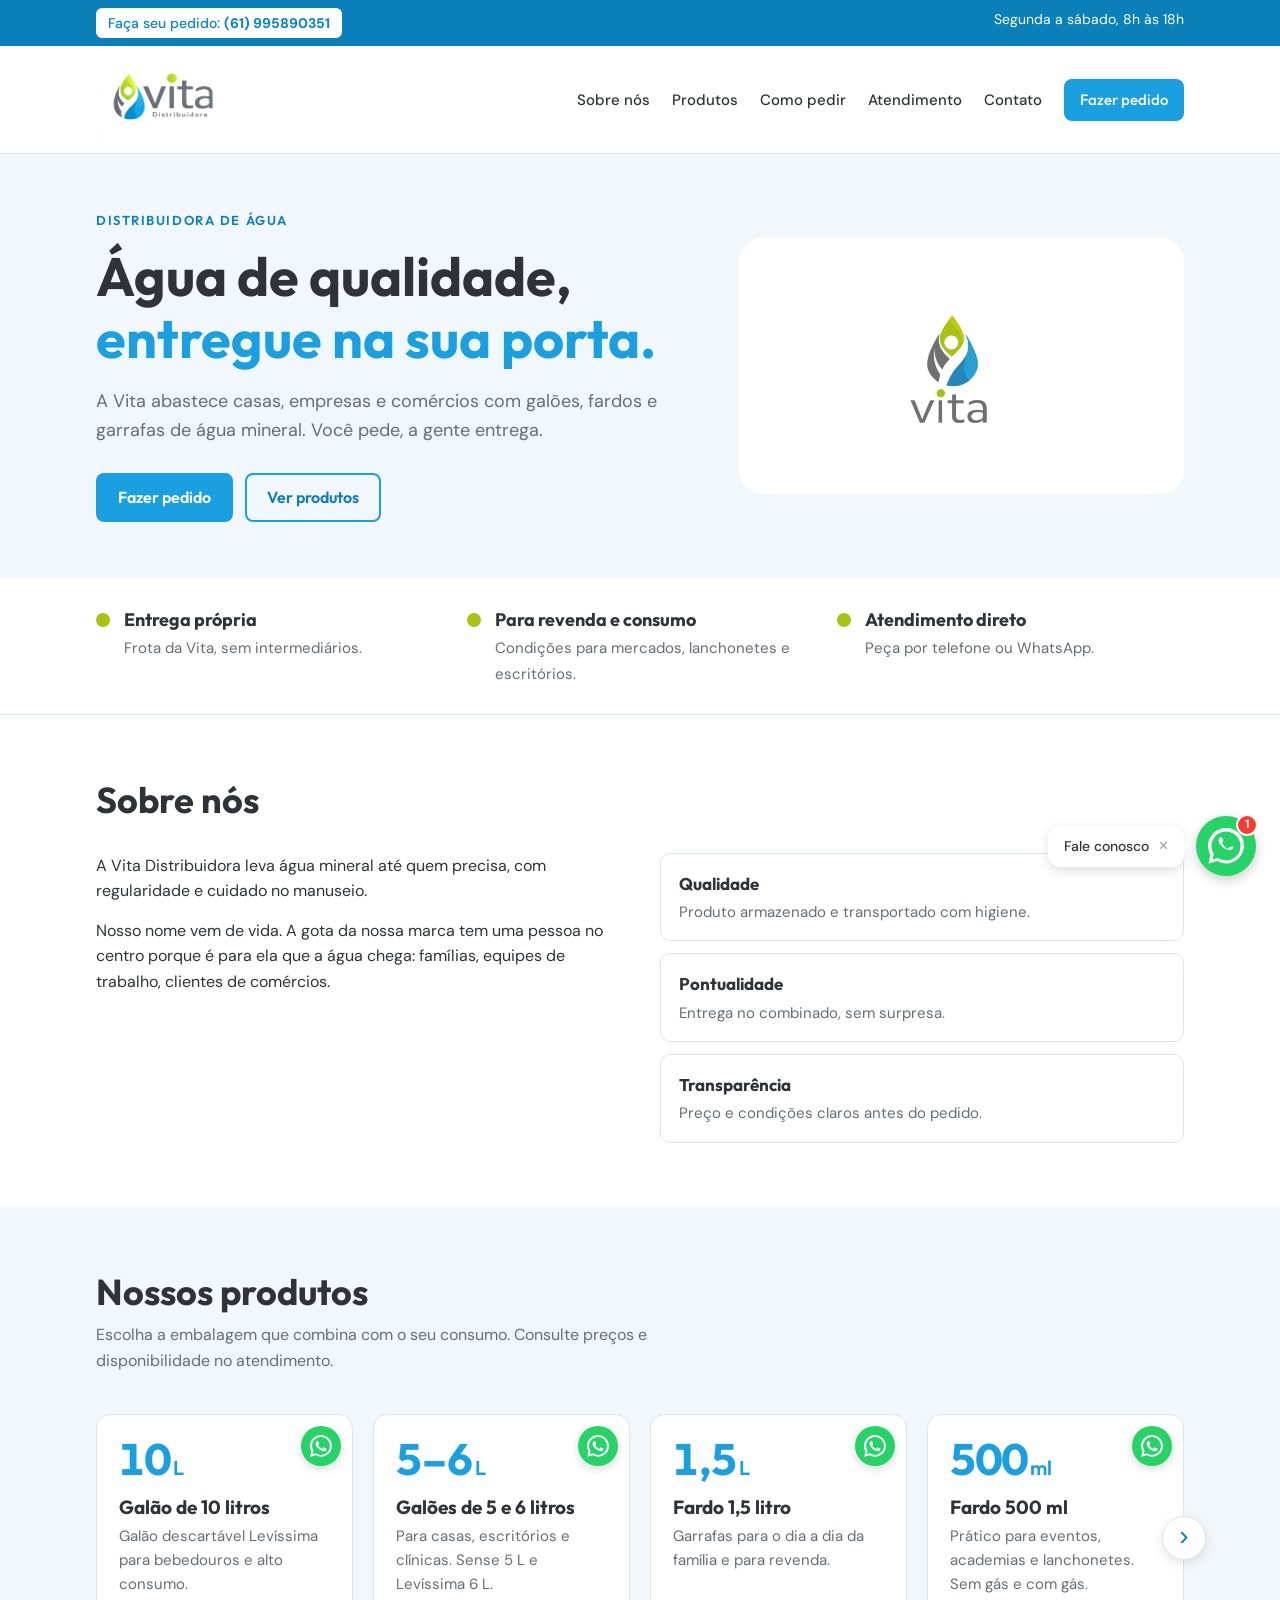
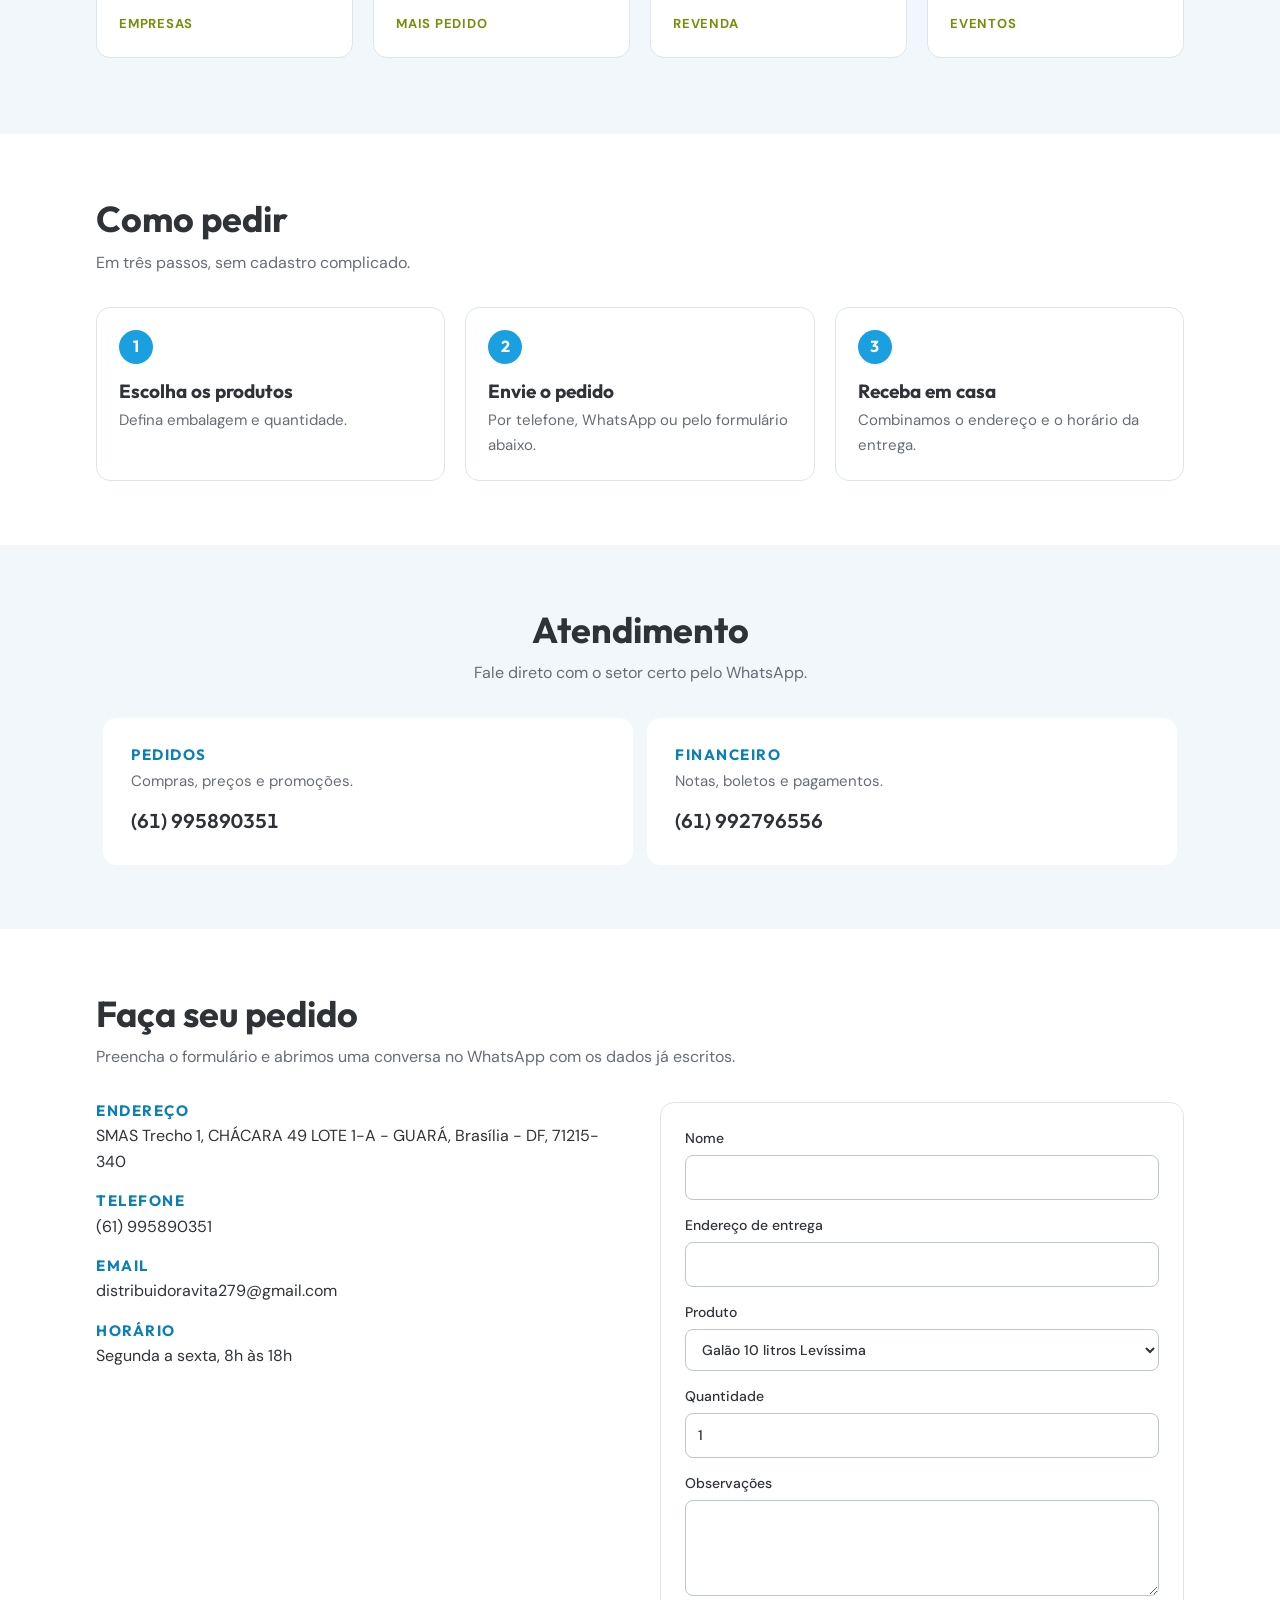
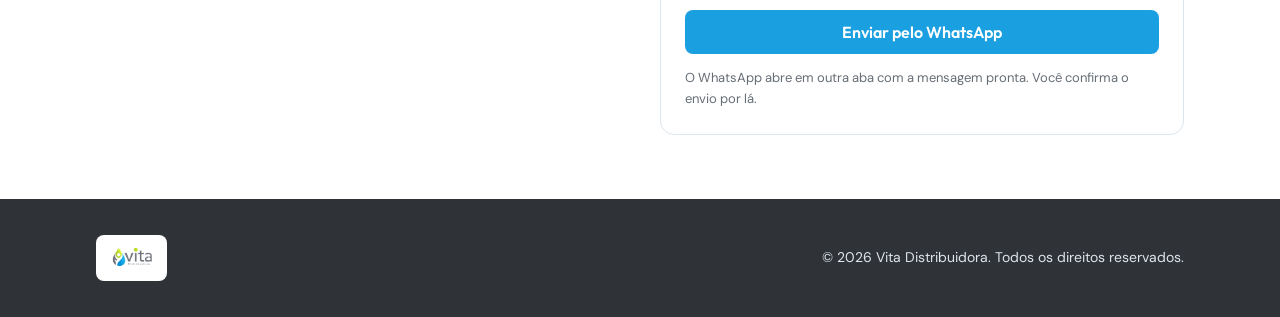
<file: index.html>
<!doctype html>
<html lang="pt-BR">
<head>
  <meta charset="utf-8">
  <meta name="viewport" content="width=device-width, initial-scale=1, viewport-fit=cover">
  <title>Vita Distribuidora</title>
  <meta name="description" content="Vita Distribuidora: galões, fardos e garrafas de água mineral entregues na sua porta.">

  <link rel="preconnect" href="https://fonts.googleapis.com">
  <link rel="preconnect" href="https://fonts.gstatic.com" crossorigin>
  <link rel="stylesheet" href="https://fonts.googleapis.com/css2?family=DM+Sans:wght@400;500;700&family=Outfit:wght@400;500;600;700&display=swap">
  <link rel="stylesheet" href="style.css">
</head>





<body>

 <div class="topbar">
    <div class="wrap">
      <a href="https://wa.me/5561995890351?text=Olá!%20Quero%20fazer%20um%20pedido." target="_blank" rel="noopener" class="topbar-whatsapp">
        Faça seu pedido: <b>(61) 995890351</b>
      </a>
      <span>Segunda a sábado, 8h às 18h</span>
    </div>
  </div>

  <header class="site-header">
    <div class="wrap">
      <a class="brand" href="#inicio" aria-label="Vita Distribuidora, início">
        <img src="img/logo-horizontal.png" alt="Vita Distribuidora">
      </a>
      <nav aria-label="Principal">
        <ul class="menu">
          <li class="hide-small"><a href="#sobre">Sobre nós</a></li>
          <li class="hide-small"><a href="#produtos">Produtos</a></li>
          <li class="hide-small"><a href="#pedido">Como pedir</a></li>
          <li class="hide-small"><a href="#atendimento">Atendimento</a></li>
          <li><a href="#contato">Contato</a></li>
          <li><a class="btn" href="#contato">Fazer pedido</a></li>
        </ul>
      </nav>
    </div>
  </header>

  <main id="inicio">

    <section class="hero">
      <div class="wrap">
        <div>
          <p class="eyebrow">Distribuidora de água</p>
          <h1>Água de qualidade, <span>entregue na sua porta.</span></h1>
          <p class="lead">A Vita abastece casas, empresas e comércios com galões, fardos e garrafas de água mineral. Você pede, a gente entrega.</p>
          <div class="actions">
            <a class="btn" href="#contato">Fazer pedido</a>
            <a class="btn ghost" href="#produtos">Ver produtos</a>
          </div>
        </div>
        <div class="art">
          <img src="img/logo-vertical.png" alt="Logo da Vita: gota com uma figura humana">
        </div>
      </div>
    </section>

    <div class="perks">
      <div class="wrap">
        <div class="perk"><i></i><div><b>Entrega própria</b><span>Frota da Vita, sem intermediários.</span></div></div>
        <div class="perk"><i></i><div><b>Para revenda e consumo</b><span>Condições para mercados, lanchonetes e escritórios.</span></div></div>
        <div class="perk"><i></i><div><b>Atendimento direto</b><span>Peça por telefone ou WhatsApp.</span></div></div>
      </div>
    </div>

    <section class="block" id="sobre">
      <div class="wrap">
        <div class="head"><h2>Sobre nós</h2></div>
        <div class="about">
          <div>
            <p>A Vita Distribuidora leva água mineral até quem precisa, com regularidade e cuidado no manuseio.</p>
            <p>Nosso nome vem de vida. A gota da nossa marca tem uma pessoa no centro porque é para ela que a água chega: famílias, equipes de trabalho, clientes de comércios.</p>
          </div>
          <ul class="values">
            <li><b>Qualidade</b><span>Produto armazenado e transportado com higiene.</span></li>
            <li><b>Pontualidade</b><span>Entrega no combinado, sem surpresa.</span></li>
            <li><b>Transparência</b><span>Preço e condições claros antes do pedido.</span></li>
          </ul>
        </div>
      </div>
    </section>

    <section class="block soft" id="produtos">
      <div class="wrap">
        <div class="head">
          <h2>Nossos produtos</h2>
          <p>Escolha a embalagem que combina com o seu consumo. Consulte preços e disponibilidade no atendimento.</p>
        </div>

        <div class="carousel">
          <button class="carousel-btn prev" type="button" aria-label="Produtos anteriores">&#8249;</button>
          <div class="products" id="products-track">
          <div class="product-wrap">
            <a href="produto-10l.html" class="product">
              <div class="size">10<small>L</small></div>
              <h3>Galão de 10 litros</h3>
              <p>Galão descartável Levíssima para bebedouros e alto consumo.</p>
              <span class="tag">Empresas</span>
            </a>
            <a class="wpp-corner" href="https://wa.me/5561995890351?text=Ol%C3%A1%2C%20vim%20pelo%20site%2C%20quero%20Gal%C3%A3o%20de%2010%20litros%20Lev%C3%ADssima." target="_blank" rel="noopener" aria-label="Pedir Galão de 10 litros Levíssima pelo WhatsApp"><svg viewBox="0 0 32 32" aria-hidden="true"><path d="M16 0C7.164 0 0 7.164 0 16c0 2.825.736 5.48 2.025 7.794L.5 31.5l7.925-2.072A15.9 15.9 0 0 0 16 31.5c8.836 0 16-7.164 16-15.5S24.836 0 16 0zm0 28.91a12.85 12.85 0 0 1-6.662-1.923l-.478-.303-4.966 1.298 1.324-4.838-.312-.5A12.84 12.84 0 0 1 3.09 16C3.09 8.876 8.876 3.09 16 3.09S28.91 8.876 28.91 16 23.124 28.91 16 28.91zm7.07-9.6c-.39-.19-2.29-1.13-2.64-1.26-.36-.13-.62-.19-.88.19-.26.39-1 1.26-1.23 1.52-.23.26-.45.29-.84.1-.39-.2-1.64-.6-3.12-1.93-1.15-1.03-1.93-2.3-2.16-2.69-.23-.39-.02-.6.17-.79.18-.18.39-.45.58-.68.2-.23.26-.39.39-.65.13-.26.07-.49-.03-.68-.1-.2-.88-2.12-1.2-2.9-.32-.76-.64-.66-.88-.67h-.75c-.26 0-.68.1-1.04.49-.36.39-1.36 1.33-1.36 3.24s1.4 3.76 1.59 4.02c.2.26 2.75 4.2 6.66 5.89.93.4 1.66.64 2.23.82.94.3 1.79.26 2.46.16.75-.11 2.29-.94 2.62-1.84.32-.91.32-1.68.23-1.84-.1-.16-.36-.26-.75-.45z" fill="#fff"/></svg></a>
          </div>

          <div class="product-wrap">
            <a href="produto-5l.html" class="product">
              <div class="size">5–6<small>L</small></div>
              <h3>Galões de 5 e 6 litros</h3>
              <p>Para casas, escritórios e clínicas. Sense 5 L e Levíssima 6 L.</p>
              <span class="tag">Mais pedido</span>
            </a>
            <a class="wpp-corner" href="https://wa.me/5561995890351?text=Ol%C3%A1%2C%20vim%20pelo%20site%2C%20quero%20Gal%C3%A3o%20de%205%20ou%206%20litros." target="_blank" rel="noopener" aria-label="Pedir Galão de 5 ou 6 litros pelo WhatsApp"><svg viewBox="0 0 32 32" aria-hidden="true"><path d="M16 0C7.164 0 0 7.164 0 16c0 2.825.736 5.48 2.025 7.794L.5 31.5l7.925-2.072A15.9 15.9 0 0 0 16 31.5c8.836 0 16-7.164 16-15.5S24.836 0 16 0zm0 28.91a12.85 12.85 0 0 1-6.662-1.923l-.478-.303-4.966 1.298 1.324-4.838-.312-.5A12.84 12.84 0 0 1 3.09 16C3.09 8.876 8.876 3.09 16 3.09S28.91 8.876 28.91 16 23.124 28.91 16 28.91zm7.07-9.6c-.39-.19-2.29-1.13-2.64-1.26-.36-.13-.62-.19-.88.19-.26.39-1 1.26-1.23 1.52-.23.26-.45.29-.84.1-.39-.2-1.64-.6-3.12-1.93-1.15-1.03-1.93-2.3-2.16-2.69-.23-.39-.02-.6.17-.79.18-.18.39-.45.58-.68.2-.23.26-.39.39-.65.13-.26.07-.49-.03-.68-.1-.2-.88-2.12-1.2-2.9-.32-.76-.64-.66-.88-.67h-.75c-.26 0-.68.1-1.04.49-.36.39-1.36 1.33-1.36 3.24s1.4 3.76 1.59 4.02c.2.26 2.75 4.2 6.66 5.89.93.4 1.66.64 2.23.82.94.3 1.79.26 2.46.16.75-.11 2.29-.94 2.62-1.84.32-.91.32-1.68.23-1.84-.1-.16-.36-.26-.75-.45z" fill="#fff"/></svg></a>
          </div>

          <div class="product-wrap">
            <a href="produto-15l.html" class="product">
              <div class="size">1,5<small>L</small></div>
              <h3>Fardo 1,5 litro</h3>
              <p>Garrafas para o dia a dia da família e para revenda.</p>
              <span class="tag">Revenda</span>
            </a>
            <a class="wpp-corner" href="https://wa.me/5561995890351?text=Ol%C3%A1%2C%20vim%20pelo%20site%2C%20quero%20Fardo%20de%201%2C5%20litro." target="_blank" rel="noopener" aria-label="Pedir Fardo de 1,5 litro pelo WhatsApp"><svg viewBox="0 0 32 32" aria-hidden="true"><path d="M16 0C7.164 0 0 7.164 0 16c0 2.825.736 5.48 2.025 7.794L.5 31.5l7.925-2.072A15.9 15.9 0 0 0 16 31.5c8.836 0 16-7.164 16-15.5S24.836 0 16 0zm0 28.91a12.85 12.85 0 0 1-6.662-1.923l-.478-.303-4.966 1.298 1.324-4.838-.312-.5A12.84 12.84 0 0 1 3.09 16C3.09 8.876 8.876 3.09 16 3.09S28.91 8.876 28.91 16 23.124 28.91 16 28.91zm7.07-9.6c-.39-.19-2.29-1.13-2.64-1.26-.36-.13-.62-.19-.88.19-.26.39-1 1.26-1.23 1.52-.23.26-.45.29-.84.1-.39-.2-1.64-.6-3.12-1.93-1.15-1.03-1.93-2.3-2.16-2.69-.23-.39-.02-.6.17-.79.18-.18.39-.45.58-.68.2-.23.26-.39.39-.65.13-.26.07-.49-.03-.68-.1-.2-.88-2.12-1.2-2.9-.32-.76-.64-.66-.88-.67h-.75c-.26 0-.68.1-1.04.49-.36.39-1.36 1.33-1.36 3.24s1.4 3.76 1.59 4.02c.2.26 2.75 4.2 6.66 5.89.93.4 1.66.64 2.23.82.94.3 1.79.26 2.46.16.75-.11 2.29-.94 2.62-1.84.32-.91.32-1.68.23-1.84-.1-.16-.36-.26-.75-.45z" fill="#fff"/></svg></a>
          </div>

          <div class="product-wrap">
            <a href="produto-500ml.html" class="product">
              <div class="size">500<small>ml</small></div>
              <h3>Fardo 500 ml</h3>
              <p>Prático para eventos, academias e lanchonetes. Sem gás e com gás.</p>
              <span class="tag">Eventos</span>
            </a>
            <a class="wpp-corner" href="https://wa.me/5561995890351?text=Ol%C3%A1%2C%20vim%20pelo%20site%2C%20quero%20Fardo%20de%20500%20ml." target="_blank" rel="noopener" aria-label="Pedir Fardo de 500 ml pelo WhatsApp"><svg viewBox="0 0 32 32" aria-hidden="true"><path d="M16 0C7.164 0 0 7.164 0 16c0 2.825.736 5.48 2.025 7.794L.5 31.5l7.925-2.072A15.9 15.9 0 0 0 16 31.5c8.836 0 16-7.164 16-15.5S24.836 0 16 0zm0 28.91a12.85 12.85 0 0 1-6.662-1.923l-.478-.303-4.966 1.298 1.324-4.838-.312-.5A12.84 12.84 0 0 1 3.09 16C3.09 8.876 8.876 3.09 16 3.09S28.91 8.876 28.91 16 23.124 28.91 16 28.91zm7.07-9.6c-.39-.19-2.29-1.13-2.64-1.26-.36-.13-.62-.19-.88.19-.26.39-1 1.26-1.23 1.52-.23.26-.45.29-.84.1-.39-.2-1.64-.6-3.12-1.93-1.15-1.03-1.93-2.3-2.16-2.69-.23-.39-.02-.6.17-.79.18-.18.39-.45.58-.68.2-.23.26-.39.39-.65.13-.26.07-.49-.03-.68-.1-.2-.88-2.12-1.2-2.9-.32-.76-.64-.66-.88-.67h-.75c-.26 0-.68.1-1.04.49-.36.39-1.36 1.33-1.36 3.24s1.4 3.76 1.59 4.02c.2.26 2.75 4.2 6.66 5.89.93.4 1.66.64 2.23.82.94.3 1.79.26 2.46.16.75-.11 2.29-.94 2.62-1.84.32-.91.32-1.68.23-1.84-.1-.16-.36-.26-.75-.45z" fill="#fff"/></svg></a>
          </div>

          <div class="product-wrap">
            <a href="produto-300ml.html" class="product">
              <div class="size">300<small>ml</small></div>
              <h3>Fardo 300 ml</h3>
              <p>Para reuniões, festas e recepções. Sem gás e com gás.</p>
              <span class="tag">Escritórios</span>
            </a>
            <a class="wpp-corner" href="https://wa.me/5561995890351?text=Ol%C3%A1%2C%20vim%20pelo%20site%2C%20quero%20Fardo%20de%20300%20ml." target="_blank" rel="noopener" aria-label="Pedir Fardo de 300 ml pelo WhatsApp"><svg viewBox="0 0 32 32" aria-hidden="true"><path d="M16 0C7.164 0 0 7.164 0 16c0 2.825.736 5.48 2.025 7.794L.5 31.5l7.925-2.072A15.9 15.9 0 0 0 16 31.5c8.836 0 16-7.164 16-15.5S24.836 0 16 0zm0 28.91a12.85 12.85 0 0 1-6.662-1.923l-.478-.303-4.966 1.298 1.324-4.838-.312-.5A12.84 12.84 0 0 1 3.09 16C3.09 8.876 8.876 3.09 16 3.09S28.91 8.876 28.91 16 23.124 28.91 16 28.91zm7.07-9.6c-.39-.19-2.29-1.13-2.64-1.26-.36-.13-.62-.19-.88.19-.26.39-1 1.26-1.23 1.52-.23.26-.45.29-.84.1-.39-.2-1.64-.6-3.12-1.93-1.15-1.03-1.93-2.3-2.16-2.69-.23-.39-.02-.6.17-.79.18-.18.39-.45.58-.68.2-.23.26-.39.39-.65.13-.26.07-.49-.03-.68-.1-.2-.88-2.12-1.2-2.9-.32-.76-.64-.66-.88-.67h-.75c-.26 0-.68.1-1.04.49-.36.39-1.36 1.33-1.36 3.24s1.4 3.76 1.59 4.02c.2.26 2.75 4.2 6.66 5.89.93.4 1.66.64 2.23.82.94.3 1.79.26 2.46.16.75-.11 2.29-.94 2.62-1.84.32-.91.32-1.68.23-1.84-.1-.16-.36-.26-.75-.45z" fill="#fff"/></svg></a>
          </div>

          <div class="product-wrap">
            <a href="produto-240ml.html" class="product">
              <div class="size">240<small>ml</small></div>
              <h3>Fardo 240 ml</h3>
              <p>Garrafinha Sense para lancheiras, reuniões e eventos.</p>
              <span class="tag">Sense</span>
            </a>
            <a class="wpp-corner" href="https://wa.me/5561995890351?text=Ol%C3%A1%2C%20vim%20pelo%20site%2C%20quero%20Fardo%20de%20240%20ml%20Lindoya%20Ver%C3%A3o%20Sense." target="_blank" rel="noopener" aria-label="Pedir Fardo de 240 ml Lindoya Verão Sense pelo WhatsApp"><svg viewBox="0 0 32 32" aria-hidden="true"><path d="M16 0C7.164 0 0 7.164 0 16c0 2.825.736 5.48 2.025 7.794L.5 31.5l7.925-2.072A15.9 15.9 0 0 0 16 31.5c8.836 0 16-7.164 16-15.5S24.836 0 16 0zm0 28.91a12.85 12.85 0 0 1-6.662-1.923l-.478-.303-4.966 1.298 1.324-4.838-.312-.5A12.84 12.84 0 0 1 3.09 16C3.09 8.876 8.876 3.09 16 3.09S28.91 8.876 28.91 16 23.124 28.91 16 28.91zm7.07-9.6c-.39-.19-2.29-1.13-2.64-1.26-.36-.13-.62-.19-.88.19-.26.39-1 1.26-1.23 1.52-.23.26-.45.29-.84.1-.39-.2-1.64-.6-3.12-1.93-1.15-1.03-1.93-2.3-2.16-2.69-.23-.39-.02-.6.17-.79.18-.18.39-.45.58-.68.2-.23.26-.39.39-.65.13-.26.07-.49-.03-.68-.1-.2-.88-2.12-1.2-2.9-.32-.76-.64-.66-.88-.67h-.75c-.26 0-.68.1-1.04.49-.36.39-1.36 1.33-1.36 3.24s1.4 3.76 1.59 4.02c.2.26 2.75 4.2 6.66 5.89.93.4 1.66.64 2.23.82.94.3 1.79.26 2.46.16.75-.11 2.29-.94 2.62-1.84.32-.91.32-1.68.23-1.84-.1-.16-.36-.26-.75-.45z" fill="#fff"/></svg></a>
          </div>

          <div class="product-wrap">
            <a href="produto-copos.html" class="product">
              <div class="size">Copos</div>
              <h3>Copos de água</h3>
              <p>Copos lacrados de 200 ml e 300 ml para eventos e recepções.</p>
              <span class="tag">Copos</span>
            </a>
            <a class="wpp-corner" href="https://wa.me/5561995890351?text=Ol%C3%A1%2C%20vim%20pelo%20site%2C%20quero%20Copos%20de%20%C3%A1gua%20Lev%C3%ADssima." target="_blank" rel="noopener" aria-label="Pedir Copos de água Levíssima pelo WhatsApp"><svg viewBox="0 0 32 32" aria-hidden="true"><path d="M16 0C7.164 0 0 7.164 0 16c0 2.825.736 5.48 2.025 7.794L.5 31.5l7.925-2.072A15.9 15.9 0 0 0 16 31.5c8.836 0 16-7.164 16-15.5S24.836 0 16 0zm0 28.91a12.85 12.85 0 0 1-6.662-1.923l-.478-.303-4.966 1.298 1.324-4.838-.312-.5A12.84 12.84 0 0 1 3.09 16C3.09 8.876 8.876 3.09 16 3.09S28.91 8.876 28.91 16 23.124 28.91 16 28.91zm7.07-9.6c-.39-.19-2.29-1.13-2.64-1.26-.36-.13-.62-.19-.88.19-.26.39-1 1.26-1.23 1.52-.23.26-.45.29-.84.1-.39-.2-1.64-.6-3.12-1.93-1.15-1.03-1.93-2.3-2.16-2.69-.23-.39-.02-.6.17-.79.18-.18.39-.45.58-.68.2-.23.26-.39.39-.65.13-.26.07-.49-.03-.68-.1-.2-.88-2.12-1.2-2.9-.32-.76-.64-.66-.88-.67h-.75c-.26 0-.68.1-1.04.49-.36.39-1.36 1.33-1.36 3.24s1.4 3.76 1.59 4.02c.2.26 2.75 4.2 6.66 5.89.93.4 1.66.64 2.23.82.94.3 1.79.26 2.46.16.75-.11 2.29-.94 2.62-1.84.32-.91.32-1.68.23-1.84-.1-.16-.36-.26-.75-.45z" fill="#fff"/></svg></a>
          </div>
          </div>
          <button class="carousel-btn next" type="button" aria-label="Próximos produtos">&#8250;</button>
        </div>
      </div>
    </section>

    <section class="block" id="pedido">
      <div class="wrap">
        <div class="head">
          <h2>Como pedir</h2>
          <p>Em três passos, sem cadastro complicado.</p>
        </div>
        <ol class="steps">
          <li><b>Escolha os produtos</b><span>Defina embalagem e quantidade.</span></li>
          <li><b>Envie o pedido</b><span>Por telefone, WhatsApp ou pelo formulário abaixo.</span></li>
          <li><b>Receba em casa</b><span>Combinamos o endereço e o horário da entrega.</span></li>
        </ol>
      </div>
    </section>

    <section class="block soft" id="atendimento">
      <div class="wrap">
        <div class="head">
          <h2>Atendimento</h2>
          <p>Fale direto com o setor certo pelo WhatsApp.</p>
        </div>
<div class="depts">
  <div class="dept">
    <h3>Pedidos</h3>
    <p>Compras, preços e promoções.</p>
    <a href="https://wa.me/5561995890351?text=Olá!%20Gostaria%20de%20fazer%20um%20pedido." target="_blank" rel="noopener" class="tel">(61) 995890351</a>
  </div>
  
  <div class="dept">
    <h3>Financeiro</h3>
    <p>Notas, boletos e pagamentos.</p>
    <a href="https://wa.me/5561992796556?text=Olá!%20Preciso%20de%20suporte%20financeiro." target="_blank" rel="noopener" class="tel">(61) 992796556</a>
  </div>
</div>
      </div>
    </section>

    <section class="block" id="contato">
      <div class="wrap">
        <div class="head">
          <h2>Faça seu pedido</h2>
          <p>Preencha o formulário e abrimos uma conversa no WhatsApp com os dados já escritos.</p>
        </div>
        <div class="contact">
          <div class="info">
            <div><h3>Endereço</h3><p>SMAS Trecho 1, CHÁCARA 49 LOTE 1-A - GUARÁ, Brasília - DF, 71215-340</p></div>
            <div><h3>Telefone</h3><p>(61) 995890351</p></div>
            <div><h3>Email</h3><p> distribuidoravita279@gmail.com</p></div>
            <div><h3>Horário</h3><p>Segunda a sexta, 8h às 18h</p></div>
          </div>

          <form id="pedido-form">
            <label for="f-nome">Nome
              <input id="f-nome" name="nome" autocomplete="name" required>
            </label>
            <label for="f-end">Endereço de entrega
              <input id="f-end" name="endereco" autocomplete="street-address" required>
            </label>
            <label for="f-prod">Produto
              <select id="f-prod" name="produto">
                <option>Galão 10 litros Levíssima</option>
                <option>Galão 5 litros Sense</option>
                <option>Galão 6 litros Levíssima</option>
                <option>Fardo 1,5 litro</option>
                <option>Fardo 1,5 litro Sense</option>
                <option>Fardo 1,5 litro Levíssima sem gás</option>
                <option>Fardo 1,5 litro Levíssima com gás</option>
                <option>Fardo 500 ml sem gás</option>
                <option>Fardo 500 ml com gás</option>
                <option>Fardo 510 ml Sense</option>
                <option>Fardo 510 ml Levíssima sem gás</option>
                <option>Fardo 510 ml Levíssima com gás</option>
                <option>Fardo 300 ml sem gás</option>
                <option>Fardo 300 ml com gás</option>
                <option>Fardo 240 ml Sense</option>
                <option>Copos 200 ml Levíssima</option>
                <option>Copos 300 ml Levíssima</option>
              </select>
            </label>
            <label for="f-qtd">Quantidade
              <input id="f-qtd" name="qtd" type="number" min="1" value="1" required>
            </label>
            <label for="f-obs">Observações
              <textarea id="f-obs" name="obs"></textarea>
            </label>
            <button class="btn" type="submit">Enviar pelo WhatsApp</button>
            <p class="note">O WhatsApp abre em outra aba com a mensagem pronta. Você confirma o envio por lá.</p>
          </form>
        </div>
      </div>
    </section>

  </main>

  <footer class="site-footer">
    <div class="wrap">
      <img src="img/logo-horizontal.png" alt="Vita Distribuidora">
      <span>© 2026 Vita Distribuidora. Todos os direitos reservados.</span>
    </div>
  </footer>

  <script>
    // Carrossel de produtos: setas rolam um card por vez
    (function () {
      var track = document.getElementById("products-track");
      if (!track) return;
      var prev = document.querySelector(".carousel-btn.prev");
      var next = document.querySelector(".carousel-btn.next");
      function step() {
        var card = track.querySelector(".product");
        return card ? card.getBoundingClientRect().width + 20 : track.clientWidth;
      }
      function update() {
        prev.disabled = track.scrollLeft <= 2;
        next.disabled = track.scrollLeft + track.clientWidth >= track.scrollWidth - 2;
      }
      prev.addEventListener("click", function () { track.scrollBy({ left: -step(), behavior: "smooth" }); });
      next.addEventListener("click", function () { track.scrollBy({ left: step(), behavior: "smooth" }); });
      track.addEventListener("scroll", update, { passive: true });
      window.addEventListener("resize", update);
      update();
    })();
  </script>

  <!-- Chamada para o arquivo JavaScript externo -->
  <script src="code.js"></script>



<!-- Botão Flutuante do WhatsApp -->
<div class="whatsapp-float-container">
  <div class="whatsapp-tooltip">
    <span>Fale conosco</span>
    <button class="whatsapp-close" onclick="this.parentElement.style.display='none';">&times;</button>
  </div>
  <a href="https://wa.me/5561995890351?text=Olá!%20Quero%20fazer%20um%20pedido." target="_blank" rel="noopener" class="whatsapp-float-btn" aria-label="Fale conosco pelo WhatsApp">
    <span class="whatsapp-badge">1</span>
    <!-- Ícone SVG do WhatsApp -->
    <svg viewBox="0 0 32 32" class="whatsapp-icon">
      <path d="M19.11 17.205c-.372 0-1.088 1.39-1.518 1.39a.63.63 0 0 1-.315-.1c-.802-.402-1.675-1.28-2.4-2.03-.994-.977-1.748-2.129-2.246-3.375a.507.507 0 0 1 .11-.582c.135-.135.32-.395.482-.584.163-.192.227-.312.332-.51s.054-.37-.027-.518c-.08-.148-.683-1.646-.936-2.25-.246-.588-.497-.508-.687-.518-.177-.01-.38-.01-.58-.01s-.525.075-.8.37c-.276.295-1.056 1.03-1.056 2.515s1.082 2.92 1.232 3.12c.15.2 2.123 3.24 5.144 4.542 2.872 1.242 3.454.996 4.072.932.617-.064 1.99-.814 2.268-1.597.278-.783.278-1.455.194-1.597-.083-.142-.304-.222-.677-.404z" fill="#FFF"/>
      <path d="M16 0C7.164 0 0 7.164 0 16c0 2.825.736 5.48 2.025 7.794L.5 31.5l7.925-2.072C10.706 30.73 13.292 31.5 16 31.5c8.836 0 16-7.164 16-16S24.836 0 16 0zm0 28.91c-2.457 0-4.735-.706-6.662-1.923l-.478-.303-4.966 1.298 1.324-4.838-.312-.5C3.766 20.472 3.09 18.315 3.09 16c0-7.124 5.786-12.91 12.91-12.91s12.91 5.786 12.91 12.91-5.786 12.91-12.91 12.91z" fill="#FFF"/>
    </svg>
  </a>
</div>



</body>
</html>
</file>
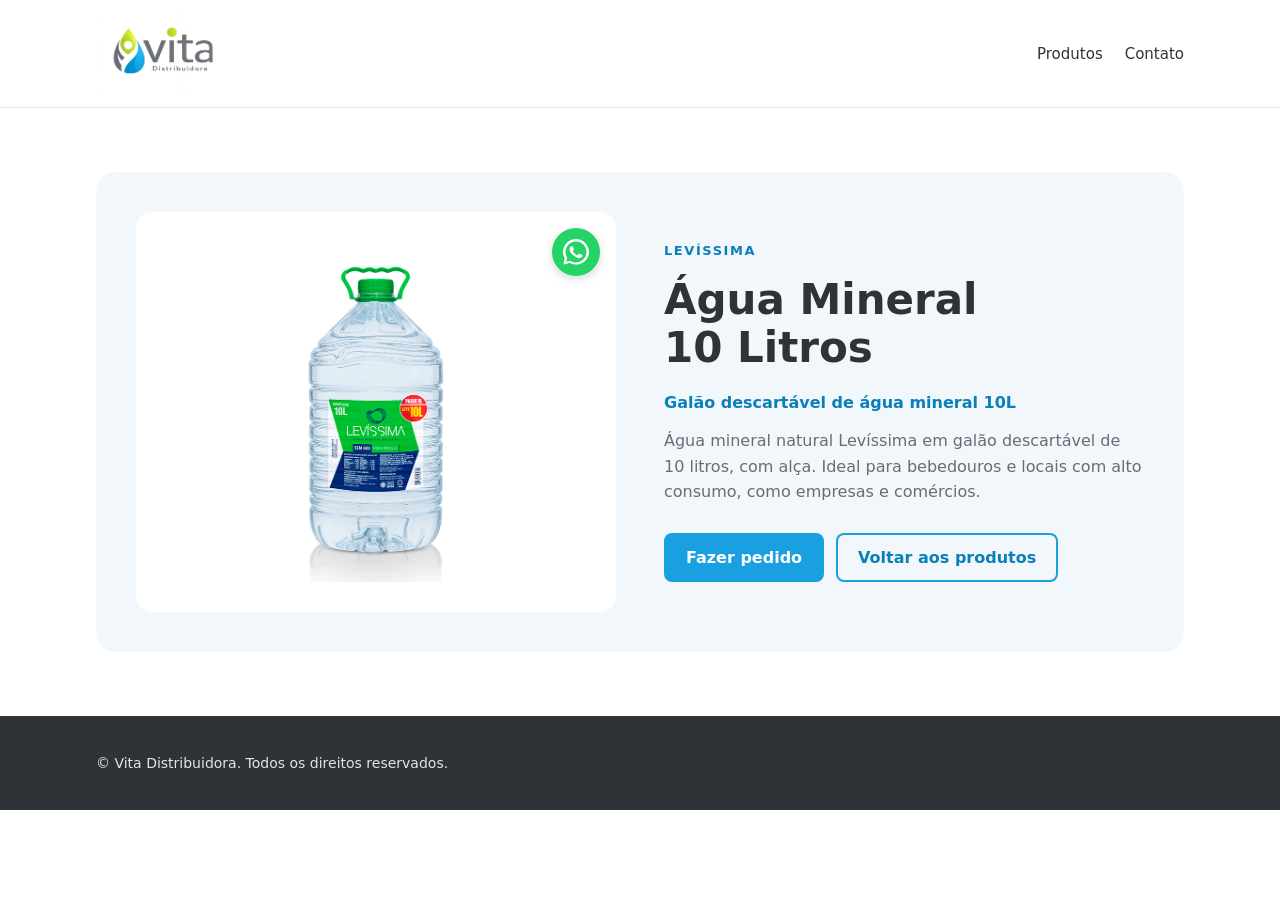
<file: produto-10l.html>
<!DOCTYPE html>
<html lang="pt-BR">
<head>
  <meta charset="UTF-8">
  <meta name="viewport" content="width=device-width, initial-scale=1.0">

  <title>Água Galão 10L | Vita Distribuidora</title>

  <link rel="stylesheet" href="style.css">

  <style>
    .product-page {
      padding-block: 64px;
    }

    .product-detail {
      display: grid;
      grid-template-columns: 1fr 1fr;
      gap: 48px;
      align-items: center;
      background: var(--soft);
      border-radius: 20px;
      padding: 40px;
    }

    .product-image {
      background: white;
      border-radius: 16px;
      padding: 30px;
      display: flex;
      justify-content: center;
      align-items: center;
      min-height: 380px;
    }

    .product-image img {
      max-width: 100%;
      max-height: 340px;
      object-fit: contain;
    }

    .product-info h1 {
      font-size: clamp(30px, 4vw, 42px);
      margin-bottom: 18px;
    }

    .product-info p {
      color: var(--muted);
      margin-bottom: 20px;
    }

    .product-info .volume {
      color: var(--blue-dark);
      font-weight: 700;
      margin-bottom: 12px;
    }

    .product-actions {
      display: flex;
      flex-wrap: wrap;
      gap: 12px;
      margin-top: 28px;
    }

    @media (max-width: 820px) {
      .product-detail {
        grid-template-columns: 1fr;
        padding: 20px;
        gap: 24px;
      }
    }
  
    .variants { margin-top: 40px; }
    .variants h2 { font-size: clamp(22px, 3vw, 28px); }
    .variants-hint { color: var(--muted); margin: 6px 0 20px; }
    .variant-grid {
      display: grid;
      grid-template-columns: repeat(auto-fill, minmax(220px, 1fr));
      gap: 20px;
    }
    .variant {
      background: var(--bg);
      border: 1px solid var(--line);
      border-radius: 14px;
      padding: 20px;
      text-align: center;
    }
    .variant img { width: 100%; max-width: 200px; height: 220px; object-fit: contain; display: block; margin: 0 auto 12px; }
    .variant h3 { font-size: 18px; }
    .variant .kind {
      display: inline-block;
      margin-top: 8px;
      font-size: 12px;
      font-weight: 700;
      letter-spacing: 0.06em;
      text-transform: uppercase;
      color: var(--blue-dark);
      background: var(--soft);
      padding: 3px 10px;
      border-radius: 99px;
    }
    .variant .kind.gas { color: #b4530b; background: #fff1e6; }
    .variant .kind.sense { color: #0b7f6f; background: #e5f6f3; }
    button.variant { font: inherit; color: inherit; cursor: pointer; width: 100%;
      transition: border-color .2s, box-shadow .2s, transform .2s; }
    button.variant:hover { transform: translateY(-3px); box-shadow: 0 8px 20px rgba(0,0,0,.07); }
    button.variant[aria-pressed="true"] { border-color: var(--blue); box-shadow: 0 0 0 2px var(--blue); }
    .product-image img { transition: opacity .2s; }
    .variant .kind.lev { color: #157a3c; background: #e6f6ea; }
    .product-image { position: relative; }
    .product-image .wpp-corner { top: 16px; right: 16px; width: 48px; height: 48px; }
    .product-image .wpp-corner svg { width: 26px; height: 26px; }
  </style>
</head>

<body>

  <header class="site-header">
    <div class="wrap">
      <a href="index.html" class="brand">
        <img src="img/logo-horizontal.png" alt="Vita Distribuidora">
      </a>

      <nav>
        <ul class="menu">
          <li><a href="index.html#produtos">Produtos</a></li>
          <li><a href="index.html#contato">Contato</a></li>
        </ul>
      </nav>
    </div>
  </header>

  <main class="product-page">
    <div class="wrap">

      <div class="product-detail">

        <div class="product-image">
          <img src="img/levissima-10l.jpg" alt="Água Mineral 10 Litros">
          <a class="wpp-corner" href="https://wa.me/5561995890351?text=Ol%C3%A1%2C%20vim%20pelo%20site%2C%20quero%20Lev%C3%ADssima%2010%20litros%20sem%20g%C3%A1s." target="_blank" rel="noopener" aria-label="Pedir Levíssima 10 litros sem gás pelo WhatsApp"><svg viewBox="0 0 32 32" aria-hidden="true"><path d="M16 0C7.164 0 0 7.164 0 16c0 2.825.736 5.48 2.025 7.794L.5 31.5l7.925-2.072A15.9 15.9 0 0 0 16 31.5c8.836 0 16-7.164 16-15.5S24.836 0 16 0zm0 28.91a12.85 12.85 0 0 1-6.662-1.923l-.478-.303-4.966 1.298 1.324-4.838-.312-.5A12.84 12.84 0 0 1 3.09 16C3.09 8.876 8.876 3.09 16 3.09S28.91 8.876 28.91 16 23.124 28.91 16 28.91zm7.07-9.6c-.39-.19-2.29-1.13-2.64-1.26-.36-.13-.62-.19-.88.19-.26.39-1 1.26-1.23 1.52-.23.26-.45.29-.84.1-.39-.2-1.64-.6-3.12-1.93-1.15-1.03-1.93-2.3-2.16-2.69-.23-.39-.02-.6.17-.79.18-.18.39-.45.58-.68.2-.23.26-.39.39-.65.13-.26.07-.49-.03-.68-.1-.2-.88-2.12-1.2-2.9-.32-.76-.64-.66-.88-.67h-.75c-.26 0-.68.1-1.04.49-.36.39-1.36 1.33-1.36 3.24s1.4 3.76 1.59 4.02c.2.26 2.75 4.2 6.66 5.89.93.4 1.66.64 2.23.82.94.3 1.79.26 2.46.16.75-.11 2.29-.94 2.62-1.84.32-.91.32-1.68.23-1.84-.1-.16-.36-.26-.75-.45z" fill="#fff"/></svg></a>
        </div>

        <div class="product-info">
          <div class="eyebrow">Levíssima</div>
          <h1>Água Mineral 10 Litros</h1>
          <div class="volume">Galão descartável de água mineral 10L</div>
          <p>Água mineral natural Levíssima em galão descartável de 10 litros, com alça. Ideal para bebedouros e locais com alto consumo, como empresas e comércios.</p>
          <div class="product-actions">
            <a href="index.html#contato" class="btn">Fazer pedido</a>
            <a href="index.html#produtos" class="btn ghost">Voltar aos produtos</a>
          </div>
        </div>

      </div>

      <section class="variants" hidden>
        <h2>Opções disponíveis</h2>
        <p class="variants-hint">Clique em uma opção para ver os detalhes.</p>
        <div class="variant-grid">
          <button type="button" class="variant" aria-pressed="false"
            data-id="levissima" data-img="img/levissima-10l.jpg" data-alt="Água Mineral 10 Litros"
            data-eyebrow="Levíssima" data-title="Água Mineral 10 Litros" data-volume="Galão descartável de água mineral 10L"
            data-desc="Água mineral natural Levíssima em galão descartável de 10 litros, com alça. Ideal para bebedouros e locais com alto consumo, como empresas e comércios."
            data-wpp="https://wa.me/5561995890351?text=Ol%C3%A1%2C%20vim%20pelo%20site%2C%20quero%20Lev%C3%ADssima%2010%20litros%20sem%20g%C3%A1s." data-wpp-name="Levíssima 10 litros sem gás">
            <img src="img/levissima-10l.jpg" alt="">
            <h3>Levíssima 10 litros</h3>
            <span class="kind ">Sem gás</span>
          </button>
        </div>
      </section>

    </div>
  </main>

  <footer class="site-footer">
    <div class="wrap">
      <p>© Vita Distribuidora. Todos os direitos reservados.</p>
    </div>
  </footer>

  <script>
    // Ao clicar numa opção, ela vira o produto em destaque no topo
    (function () {
      var main = {
        img: document.querySelector(".product-image img"),
        wpp: document.querySelector(".product-image .wpp-corner"),
        eyebrow: document.querySelector(".product-info .eyebrow"),
        h1: document.querySelector(".product-info h1"),
        volume: document.querySelector(".product-info .volume"),
        desc: document.querySelector(".product-info p")
      };
      var buttons = document.querySelectorAll("button.variant");
      function show(btn, scroll) {
        buttons.forEach(function (b) { b.setAttribute("aria-pressed", b === btn ? "true" : "false"); });
        main.img.style.opacity = 0;
        setTimeout(function () {
          main.img.src = btn.dataset.img;
          main.img.alt = btn.dataset.alt;
          main.img.style.opacity = 1;
        }, 150);
        main.eyebrow.textContent = btn.dataset.eyebrow;
        main.h1.textContent = btn.dataset.title;
        main.volume.textContent = btn.dataset.volume;
        main.desc.textContent = btn.dataset.desc;
        // WhatsApp com a mensagem do produto escolhido (marca e ml)
        main.wpp.href = btn.dataset.wpp;
        main.wpp.setAttribute("aria-label", "Pedir " + btn.dataset.wppName + " pelo WhatsApp");
        history.replaceState(null, "", "#" + btn.dataset.id);
        if (scroll) document.querySelector(".product-detail").scrollIntoView({ behavior: "smooth", block: "start" });
      }
      buttons.forEach(function (b) { b.addEventListener("click", function () { show(b, true); }); });
      // abre direto na opção do link (ex.: produto-500ml.html#com-gas)
      var start = document.querySelector('button.variant[data-id="' + location.hash.slice(1) + '"]');
      show(start || buttons[0], false);
    })();
  </script>

</body>
</html>
</file>
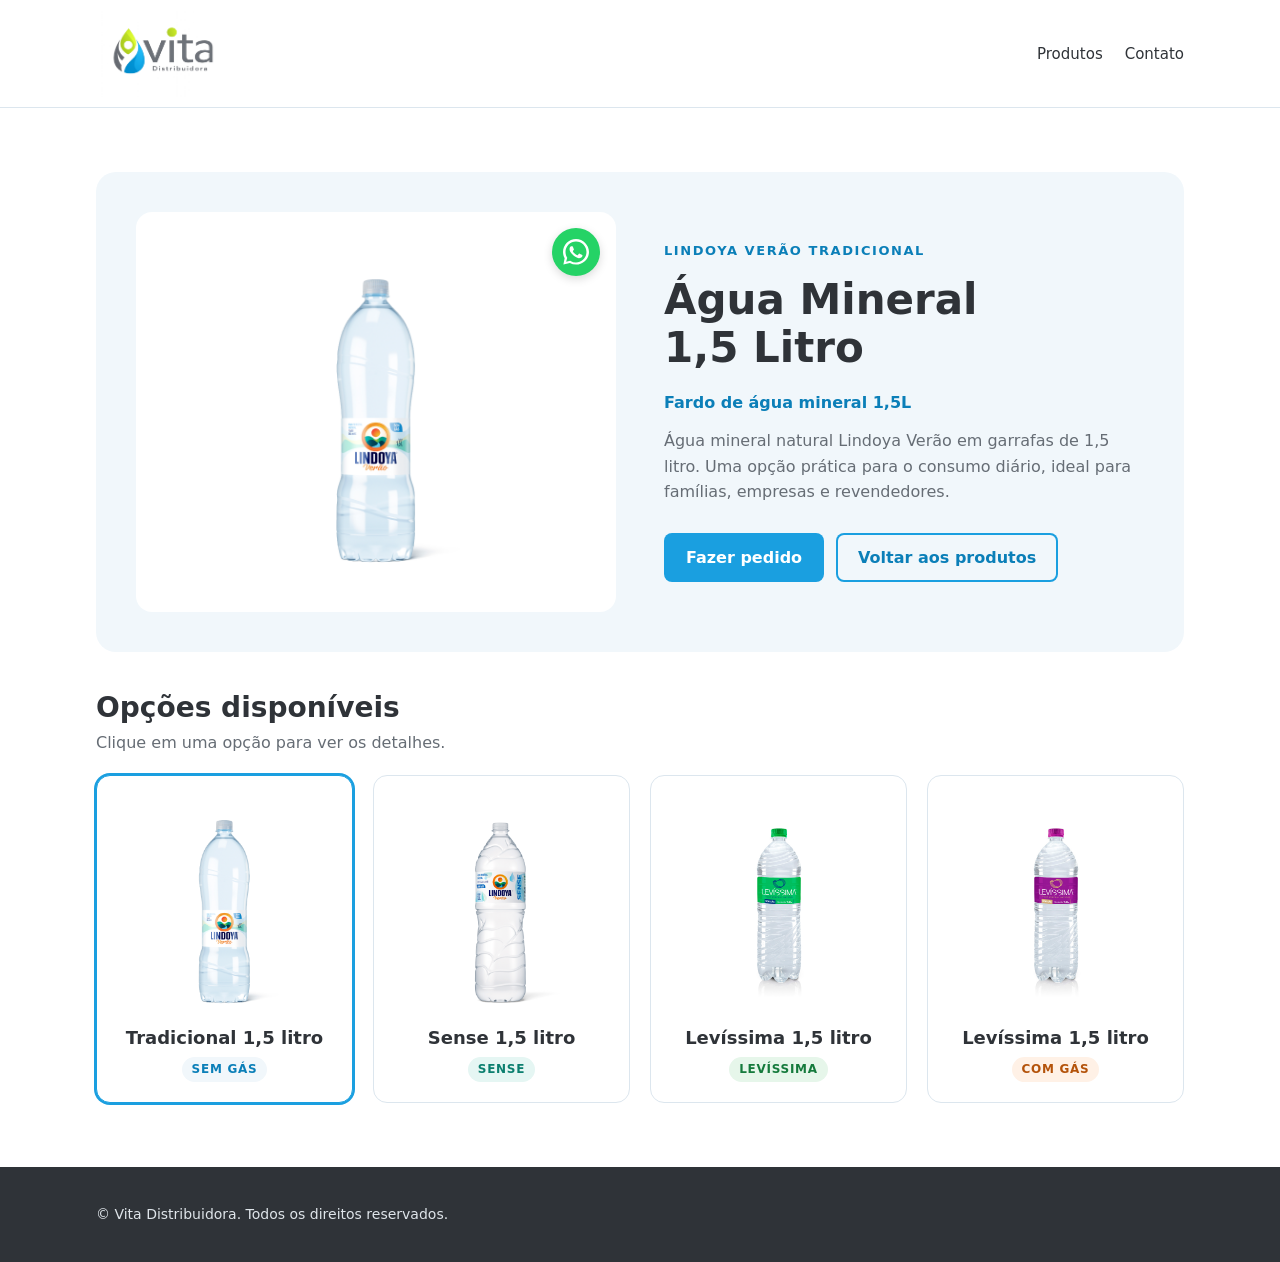
<file: produto-15l.html>
<!DOCTYPE html>
<html lang="pt-BR">
<head>
  <meta charset="UTF-8">
  <meta name="viewport" content="width=device-width, initial-scale=1.0">

  <title>Água 1,5L | Vita Distribuidora</title>

  <link rel="stylesheet" href="style.css">

  <style>
    .product-page {
      padding-block: 64px;
    }

    .product-detail {
      display: grid;
      grid-template-columns: 1fr 1fr;
      gap: 48px;
      align-items: center;
      background: var(--soft);
      border-radius: 20px;
      padding: 40px;
    }

    .product-image {
      background: white;
      border-radius: 16px;
      padding: 30px;
      display: flex;
      justify-content: center;
      align-items: center;
      min-height: 380px;
    }

    .product-image img {
      max-width: 100%;
      max-height: 340px;
      object-fit: contain;
    }

    .product-info h1 {
      font-size: clamp(30px, 4vw, 42px);
      margin-bottom: 18px;
    }

    .product-info p {
      color: var(--muted);
      margin-bottom: 20px;
    }

    .product-info .volume {
      color: var(--blue-dark);
      font-weight: 700;
      margin-bottom: 12px;
    }

    .product-actions {
      display: flex;
      flex-wrap: wrap;
      gap: 12px;
      margin-top: 28px;
    }

    @media (max-width: 820px) {
      .product-detail {
        grid-template-columns: 1fr;
        padding: 20px;
        gap: 24px;
      }
    }
  
    .variants { margin-top: 40px; }
    .variants h2 { font-size: clamp(22px, 3vw, 28px); }
    .variants-hint { color: var(--muted); margin: 6px 0 20px; }
    .variant-grid {
      display: grid;
      grid-template-columns: repeat(auto-fill, minmax(220px, 1fr));
      gap: 20px;
    }
    .variant {
      background: var(--bg);
      border: 1px solid var(--line);
      border-radius: 14px;
      padding: 20px;
      text-align: center;
    }
    .variant img { width: 100%; max-width: 200px; height: 220px; object-fit: contain; display: block; margin: 0 auto 12px; }
    .variant h3 { font-size: 18px; }
    .variant .kind {
      display: inline-block;
      margin-top: 8px;
      font-size: 12px;
      font-weight: 700;
      letter-spacing: 0.06em;
      text-transform: uppercase;
      color: var(--blue-dark);
      background: var(--soft);
      padding: 3px 10px;
      border-radius: 99px;
    }
    .variant .kind.gas { color: #b4530b; background: #fff1e6; }
    .variant .kind.sense { color: #0b7f6f; background: #e5f6f3; }
    button.variant { font: inherit; color: inherit; cursor: pointer; width: 100%;
      transition: border-color .2s, box-shadow .2s, transform .2s; }
    button.variant:hover { transform: translateY(-3px); box-shadow: 0 8px 20px rgba(0,0,0,.07); }
    button.variant[aria-pressed="true"] { border-color: var(--blue); box-shadow: 0 0 0 2px var(--blue); }
    .product-image img { transition: opacity .2s; }
    .variant .kind.lev { color: #157a3c; background: #e6f6ea; }
    .product-image { position: relative; }
    .product-image .wpp-corner { top: 16px; right: 16px; width: 48px; height: 48px; }
    .product-image .wpp-corner svg { width: 26px; height: 26px; }
  </style>
</head>

<body>

  <header class="site-header">
    <div class="wrap">
      <a href="index.html" class="brand">
        <img src="img/logo-horizontal.png" alt="Vita Distribuidora">
      </a>

      <nav>
        <ul class="menu">
          <li><a href="index.html#produtos">Produtos</a></li>
          <li><a href="index.html#contato">Contato</a></li>
        </ul>
      </nav>
    </div>
  </header>

  <main class="product-page">
    <div class="wrap">

      <div class="product-detail">

        <div class="product-image">
          <img src="img/lindoya-15l.png" alt="Água Mineral 1,5 Litro">
          <a class="wpp-corner" href="https://wa.me/5561995890351?text=Ol%C3%A1%2C%20vim%20pelo%20site%2C%20quero%20Lindoya%20Ver%C3%A3o%20Tradicional%201%2C5%20litro%20sem%20g%C3%A1s." target="_blank" rel="noopener" aria-label="Pedir Lindoya Verão Tradicional 1,5 litro sem gás pelo WhatsApp"><svg viewBox="0 0 32 32" aria-hidden="true"><path d="M16 0C7.164 0 0 7.164 0 16c0 2.825.736 5.48 2.025 7.794L.5 31.5l7.925-2.072A15.9 15.9 0 0 0 16 31.5c8.836 0 16-7.164 16-15.5S24.836 0 16 0zm0 28.91a12.85 12.85 0 0 1-6.662-1.923l-.478-.303-4.966 1.298 1.324-4.838-.312-.5A12.84 12.84 0 0 1 3.09 16C3.09 8.876 8.876 3.09 16 3.09S28.91 8.876 28.91 16 23.124 28.91 16 28.91zm7.07-9.6c-.39-.19-2.29-1.13-2.64-1.26-.36-.13-.62-.19-.88.19-.26.39-1 1.26-1.23 1.52-.23.26-.45.29-.84.1-.39-.2-1.64-.6-3.12-1.93-1.15-1.03-1.93-2.3-2.16-2.69-.23-.39-.02-.6.17-.79.18-.18.39-.45.58-.68.2-.23.26-.39.39-.65.13-.26.07-.49-.03-.68-.1-.2-.88-2.12-1.2-2.9-.32-.76-.64-.66-.88-.67h-.75c-.26 0-.68.1-1.04.49-.36.39-1.36 1.33-1.36 3.24s1.4 3.76 1.59 4.02c.2.26 2.75 4.2 6.66 5.89.93.4 1.66.64 2.23.82.94.3 1.79.26 2.46.16.75-.11 2.29-.94 2.62-1.84.32-.91.32-1.68.23-1.84-.1-.16-.36-.26-.75-.45z" fill="#fff"/></svg></a>
        </div>

        <div class="product-info">
          <div class="eyebrow">Lindoya Verão Tradicional</div>
          <h1>Água Mineral 1,5 Litro</h1>
          <div class="volume">Fardo de água mineral 1,5L</div>
          <p>Água mineral natural Lindoya Verão em garrafas de 1,5 litro. Uma opção prática para o consumo diário, ideal para famílias, empresas e revendedores.</p>
          <div class="product-actions">
            <a href="index.html#contato" class="btn">Fazer pedido</a>
            <a href="index.html#produtos" class="btn ghost">Voltar aos produtos</a>
          </div>
        </div>

      </div>

      <section class="variants">
        <h2>Opções disponíveis</h2>
        <p class="variants-hint">Clique em uma opção para ver os detalhes.</p>
        <div class="variant-grid">
          <button type="button" class="variant" aria-pressed="false"
            data-id="sem-gas" data-img="img/lindoya-15l.png" data-alt="Água Mineral 1,5 Litro"
            data-eyebrow="Lindoya Verão Tradicional" data-title="Água Mineral 1,5 Litro" data-volume="Fardo de água mineral 1,5L"
            data-desc="Água mineral natural Lindoya Verão em garrafas de 1,5 litro. Uma opção prática para o consumo diário, ideal para famílias, empresas e revendedores."
            data-wpp="https://wa.me/5561995890351?text=Ol%C3%A1%2C%20vim%20pelo%20site%2C%20quero%20Lindoya%20Ver%C3%A3o%20Tradicional%201%2C5%20litro%20sem%20g%C3%A1s." data-wpp-name="Lindoya Verão Tradicional 1,5 litro sem gás">
            <img src="img/lindoya-15l.png" alt="">
            <h3>Tradicional 1,5 litro</h3>
            <span class="kind ">Sem gás</span>
          </button>
          <button type="button" class="variant" aria-pressed="false"
            data-id="sense" data-img="img/sense-15l.png" data-alt="Água Mineral Sense 1,5 Litro"
            data-eyebrow="Lindoya Verão Sense" data-title="Água Mineral Sense 1,5 Litro" data-volume="Fardo de água mineral Sense 1,5L"
            data-desc="Água mineral natural Lindoya Verão Sense em garrafas de 1,5 litro. Ideal para a família e para servir à mesa."
            data-wpp="https://wa.me/5561995890351?text=Ol%C3%A1%2C%20vim%20pelo%20site%2C%20quero%20Lindoya%20Ver%C3%A3o%20Sense%201%2C5%20litro." data-wpp-name="Lindoya Verão Sense 1,5 litro">
            <img src="img/sense-15l.png" alt="">
            <h3>Sense 1,5 litro</h3>
            <span class="kind sense">Sense</span>
          </button>
          <button type="button" class="variant" aria-pressed="false"
            data-id="levissima" data-img="img/levissima-15l.jpg" data-alt="Água Mineral Levíssima 1,5 Litro"
            data-eyebrow="Levíssima" data-title="Água Mineral Levíssima 1,5 Litro" data-volume="Fardo de água mineral Levíssima 1,5L"
            data-desc="Água mineral natural Levíssima sem gás em garrafas de 1,5 litro. Para a família, a mesa e o dia a dia."
            data-wpp="https://wa.me/5561995890351?text=Ol%C3%A1%2C%20vim%20pelo%20site%2C%20quero%20Lev%C3%ADssima%201%2C5%20litro%20sem%20g%C3%A1s." data-wpp-name="Levíssima 1,5 litro sem gás">
            <img src="img/levissima-15l.jpg" alt="">
            <h3>Levíssima 1,5 litro</h3>
            <span class="kind lev">Levíssima</span>
          </button>
          <button type="button" class="variant" aria-pressed="false"
            data-id="levissima-gas" data-img="img/levissima-15l-gas.jpg" data-alt="Água Mineral Levíssima 1,5 Litro com Gás"
            data-eyebrow="Levíssima Com Gás" data-title="Água Mineral Levíssima 1,5 Litro com Gás" data-volume="Fardo de água mineral com gás Levíssima 1,5L"
            data-desc="Água mineral Levíssima gaseificada em garrafas de 1,5 litro. Para servir nas refeições e reunir a família."
            data-wpp="https://wa.me/5561995890351?text=Ol%C3%A1%2C%20vim%20pelo%20site%2C%20quero%20Lev%C3%ADssima%201%2C5%20litro%20com%20g%C3%A1s." data-wpp-name="Levíssima 1,5 litro com gás">
            <img src="img/levissima-15l-gas.jpg" alt="">
            <h3>Levíssima 1,5 litro</h3>
            <span class="kind gas">Com gás</span>
          </button>
        </div>
      </section>

    </div>
  </main>

  <footer class="site-footer">
    <div class="wrap">
      <p>© Vita Distribuidora. Todos os direitos reservados.</p>
    </div>
  </footer>

  <script>
    // Ao clicar numa opção, ela vira o produto em destaque no topo
    (function () {
      var main = {
        img: document.querySelector(".product-image img"),
        wpp: document.querySelector(".product-image .wpp-corner"),
        eyebrow: document.querySelector(".product-info .eyebrow"),
        h1: document.querySelector(".product-info h1"),
        volume: document.querySelector(".product-info .volume"),
        desc: document.querySelector(".product-info p")
      };
      var buttons = document.querySelectorAll("button.variant");
      function show(btn, scroll) {
        buttons.forEach(function (b) { b.setAttribute("aria-pressed", b === btn ? "true" : "false"); });
        main.img.style.opacity = 0;
        setTimeout(function () {
          main.img.src = btn.dataset.img;
          main.img.alt = btn.dataset.alt;
          main.img.style.opacity = 1;
        }, 150);
        main.eyebrow.textContent = btn.dataset.eyebrow;
        main.h1.textContent = btn.dataset.title;
        main.volume.textContent = btn.dataset.volume;
        main.desc.textContent = btn.dataset.desc;
        // WhatsApp com a mensagem do produto escolhido (marca e ml)
        main.wpp.href = btn.dataset.wpp;
        main.wpp.setAttribute("aria-label", "Pedir " + btn.dataset.wppName + " pelo WhatsApp");
        history.replaceState(null, "", "#" + btn.dataset.id);
        if (scroll) document.querySelector(".product-detail").scrollIntoView({ behavior: "smooth", block: "start" });
      }
      buttons.forEach(function (b) { b.addEventListener("click", function () { show(b, true); }); });
      // abre direto na opção do link (ex.: produto-500ml.html#com-gas)
      var start = document.querySelector('button.variant[data-id="' + location.hash.slice(1) + '"]');
      show(start || buttons[0], false);
    })();
  </script>

</body>
</html>
</file>
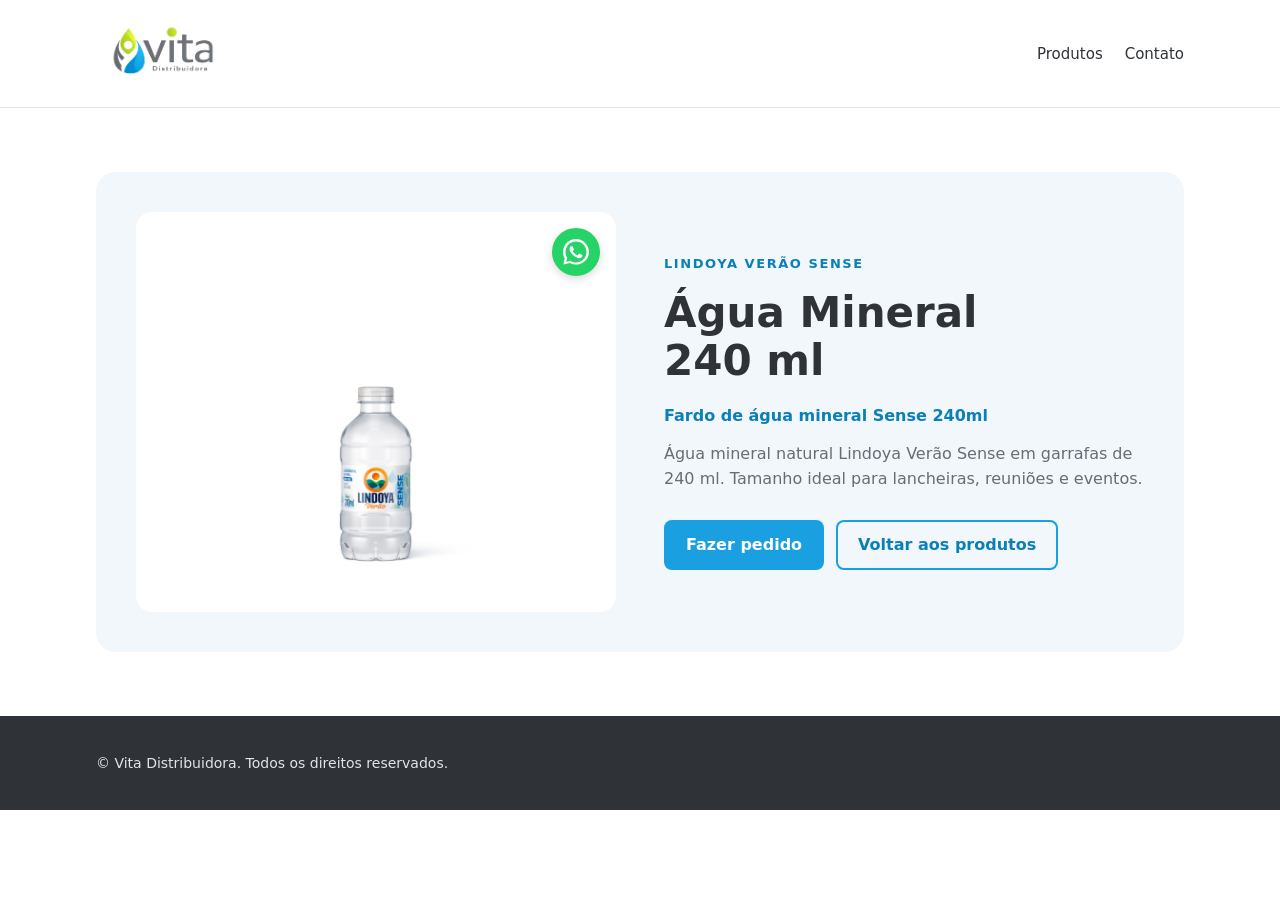
<file: produto-240ml.html>
<!DOCTYPE html>
<html lang="pt-BR">
<head>
  <meta charset="UTF-8">
  <meta name="viewport" content="width=device-width, initial-scale=1.0">

  <title>Água Sense 240ml | Vita Distribuidora</title>

  <link rel="stylesheet" href="style.css">

  <style>
    .product-page {
      padding-block: 64px;
    }

    .product-detail {
      display: grid;
      grid-template-columns: 1fr 1fr;
      gap: 48px;
      align-items: center;
      background: var(--soft);
      border-radius: 20px;
      padding: 40px;
    }

    .product-image {
      background: white;
      border-radius: 16px;
      padding: 30px;
      display: flex;
      justify-content: center;
      align-items: center;
      min-height: 380px;
    }

    .product-image img {
      max-width: 100%;
      max-height: 340px;
      object-fit: contain;
    }

    .product-info h1 {
      font-size: clamp(30px, 4vw, 42px);
      margin-bottom: 18px;
    }

    .product-info p {
      color: var(--muted);
      margin-bottom: 20px;
    }

    .product-info .volume {
      color: var(--blue-dark);
      font-weight: 700;
      margin-bottom: 12px;
    }

    .product-actions {
      display: flex;
      flex-wrap: wrap;
      gap: 12px;
      margin-top: 28px;
    }

    @media (max-width: 820px) {
      .product-detail {
        grid-template-columns: 1fr;
        padding: 20px;
        gap: 24px;
      }
    }
  
    .variants { margin-top: 40px; }
    .variants h2 { font-size: clamp(22px, 3vw, 28px); }
    .variants-hint { color: var(--muted); margin: 6px 0 20px; }
    .variant-grid {
      display: grid;
      grid-template-columns: repeat(auto-fill, minmax(220px, 1fr));
      gap: 20px;
    }
    .variant {
      background: var(--bg);
      border: 1px solid var(--line);
      border-radius: 14px;
      padding: 20px;
      text-align: center;
    }
    .variant img { width: 100%; max-width: 200px; height: 220px; object-fit: contain; display: block; margin: 0 auto 12px; }
    .variant h3 { font-size: 18px; }
    .variant .kind {
      display: inline-block;
      margin-top: 8px;
      font-size: 12px;
      font-weight: 700;
      letter-spacing: 0.06em;
      text-transform: uppercase;
      color: var(--blue-dark);
      background: var(--soft);
      padding: 3px 10px;
      border-radius: 99px;
    }
    .variant .kind.gas { color: #b4530b; background: #fff1e6; }
    .variant .kind.sense { color: #0b7f6f; background: #e5f6f3; }
    button.variant { font: inherit; color: inherit; cursor: pointer; width: 100%;
      transition: border-color .2s, box-shadow .2s, transform .2s; }
    button.variant:hover { transform: translateY(-3px); box-shadow: 0 8px 20px rgba(0,0,0,.07); }
    button.variant[aria-pressed="true"] { border-color: var(--blue); box-shadow: 0 0 0 2px var(--blue); }
    .product-image img { transition: opacity .2s; }
    .variant .kind.lev { color: #157a3c; background: #e6f6ea; }
    .product-image { position: relative; }
    .product-image .wpp-corner { top: 16px; right: 16px; width: 48px; height: 48px; }
    .product-image .wpp-corner svg { width: 26px; height: 26px; }
  </style>
</head>

<body>

  <header class="site-header">
    <div class="wrap">
      <a href="index.html" class="brand">
        <img src="img/logo-horizontal.png" alt="Vita Distribuidora">
      </a>

      <nav>
        <ul class="menu">
          <li><a href="index.html#produtos">Produtos</a></li>
          <li><a href="index.html#contato">Contato</a></li>
        </ul>
      </nav>
    </div>
  </header>

  <main class="product-page">
    <div class="wrap">

      <div class="product-detail">

        <div class="product-image">
          <img src="img/sense-240ml.png" alt="Água Mineral 240 ml">
          <a class="wpp-corner" href="https://wa.me/5561995890351?text=Ol%C3%A1%2C%20vim%20pelo%20site%2C%20quero%20Lindoya%20Ver%C3%A3o%20Sense%20240%20ml." target="_blank" rel="noopener" aria-label="Pedir Lindoya Verão Sense 240 ml pelo WhatsApp"><svg viewBox="0 0 32 32" aria-hidden="true"><path d="M16 0C7.164 0 0 7.164 0 16c0 2.825.736 5.48 2.025 7.794L.5 31.5l7.925-2.072A15.9 15.9 0 0 0 16 31.5c8.836 0 16-7.164 16-15.5S24.836 0 16 0zm0 28.91a12.85 12.85 0 0 1-6.662-1.923l-.478-.303-4.966 1.298 1.324-4.838-.312-.5A12.84 12.84 0 0 1 3.09 16C3.09 8.876 8.876 3.09 16 3.09S28.91 8.876 28.91 16 23.124 28.91 16 28.91zm7.07-9.6c-.39-.19-2.29-1.13-2.64-1.26-.36-.13-.62-.19-.88.19-.26.39-1 1.26-1.23 1.52-.23.26-.45.29-.84.1-.39-.2-1.64-.6-3.12-1.93-1.15-1.03-1.93-2.3-2.16-2.69-.23-.39-.02-.6.17-.79.18-.18.39-.45.58-.68.2-.23.26-.39.39-.65.13-.26.07-.49-.03-.68-.1-.2-.88-2.12-1.2-2.9-.32-.76-.64-.66-.88-.67h-.75c-.26 0-.68.1-1.04.49-.36.39-1.36 1.33-1.36 3.24s1.4 3.76 1.59 4.02c.2.26 2.75 4.2 6.66 5.89.93.4 1.66.64 2.23.82.94.3 1.79.26 2.46.16.75-.11 2.29-.94 2.62-1.84.32-.91.32-1.68.23-1.84-.1-.16-.36-.26-.75-.45z" fill="#fff"/></svg></a>
        </div>

        <div class="product-info">
          <div class="eyebrow">Lindoya Verão Sense</div>
          <h1>Água Mineral 240 ml</h1>
          <div class="volume">Fardo de água mineral Sense 240ml</div>
          <p>Água mineral natural Lindoya Verão Sense em garrafas de 240 ml. Tamanho ideal para lancheiras, reuniões e eventos.</p>
          <div class="product-actions">
            <a href="index.html#contato" class="btn">Fazer pedido</a>
            <a href="index.html#produtos" class="btn ghost">Voltar aos produtos</a>
          </div>
        </div>

      </div>

      <section class="variants" hidden>
        <h2>Opções disponíveis</h2>
        <p class="variants-hint">Clique em uma opção para ver os detalhes.</p>
        <div class="variant-grid">
          <button type="button" class="variant" aria-pressed="false"
            data-id="sense" data-img="img/sense-240ml.png" data-alt="Água Mineral 240 ml"
            data-eyebrow="Lindoya Verão Sense" data-title="Água Mineral 240 ml" data-volume="Fardo de água mineral Sense 240ml"
            data-desc="Água mineral natural Lindoya Verão Sense em garrafas de 240 ml. Tamanho ideal para lancheiras, reuniões e eventos."
            data-wpp="https://wa.me/5561995890351?text=Ol%C3%A1%2C%20vim%20pelo%20site%2C%20quero%20Lindoya%20Ver%C3%A3o%20Sense%20240%20ml." data-wpp-name="Lindoya Verão Sense 240 ml">
            <img src="img/sense-240ml.png" alt="">
            <h3>Sense 240 ml</h3>
            <span class="kind sense">Sense</span>
          </button>
        </div>
      </section>

    </div>
  </main>

  <footer class="site-footer">
    <div class="wrap">
      <p>© Vita Distribuidora. Todos os direitos reservados.</p>
    </div>
  </footer>

  <script>
    // Ao clicar numa opção, ela vira o produto em destaque no topo
    (function () {
      var main = {
        img: document.querySelector(".product-image img"),
        wpp: document.querySelector(".product-image .wpp-corner"),
        eyebrow: document.querySelector(".product-info .eyebrow"),
        h1: document.querySelector(".product-info h1"),
        volume: document.querySelector(".product-info .volume"),
        desc: document.querySelector(".product-info p")
      };
      var buttons = document.querySelectorAll("button.variant");
      function show(btn, scroll) {
        buttons.forEach(function (b) { b.setAttribute("aria-pressed", b === btn ? "true" : "false"); });
        main.img.style.opacity = 0;
        setTimeout(function () {
          main.img.src = btn.dataset.img;
          main.img.alt = btn.dataset.alt;
          main.img.style.opacity = 1;
        }, 150);
        main.eyebrow.textContent = btn.dataset.eyebrow;
        main.h1.textContent = btn.dataset.title;
        main.volume.textContent = btn.dataset.volume;
        main.desc.textContent = btn.dataset.desc;
        // WhatsApp com a mensagem do produto escolhido (marca e ml)
        main.wpp.href = btn.dataset.wpp;
        main.wpp.setAttribute("aria-label", "Pedir " + btn.dataset.wppName + " pelo WhatsApp");
        history.replaceState(null, "", "#" + btn.dataset.id);
        if (scroll) document.querySelector(".product-detail").scrollIntoView({ behavior: "smooth", block: "start" });
      }
      buttons.forEach(function (b) { b.addEventListener("click", function () { show(b, true); }); });
      // abre direto na opção do link (ex.: produto-500ml.html#com-gas)
      var start = document.querySelector('button.variant[data-id="' + location.hash.slice(1) + '"]');
      show(start || buttons[0], false);
    })();
  </script>

</body>
</html>
</file>
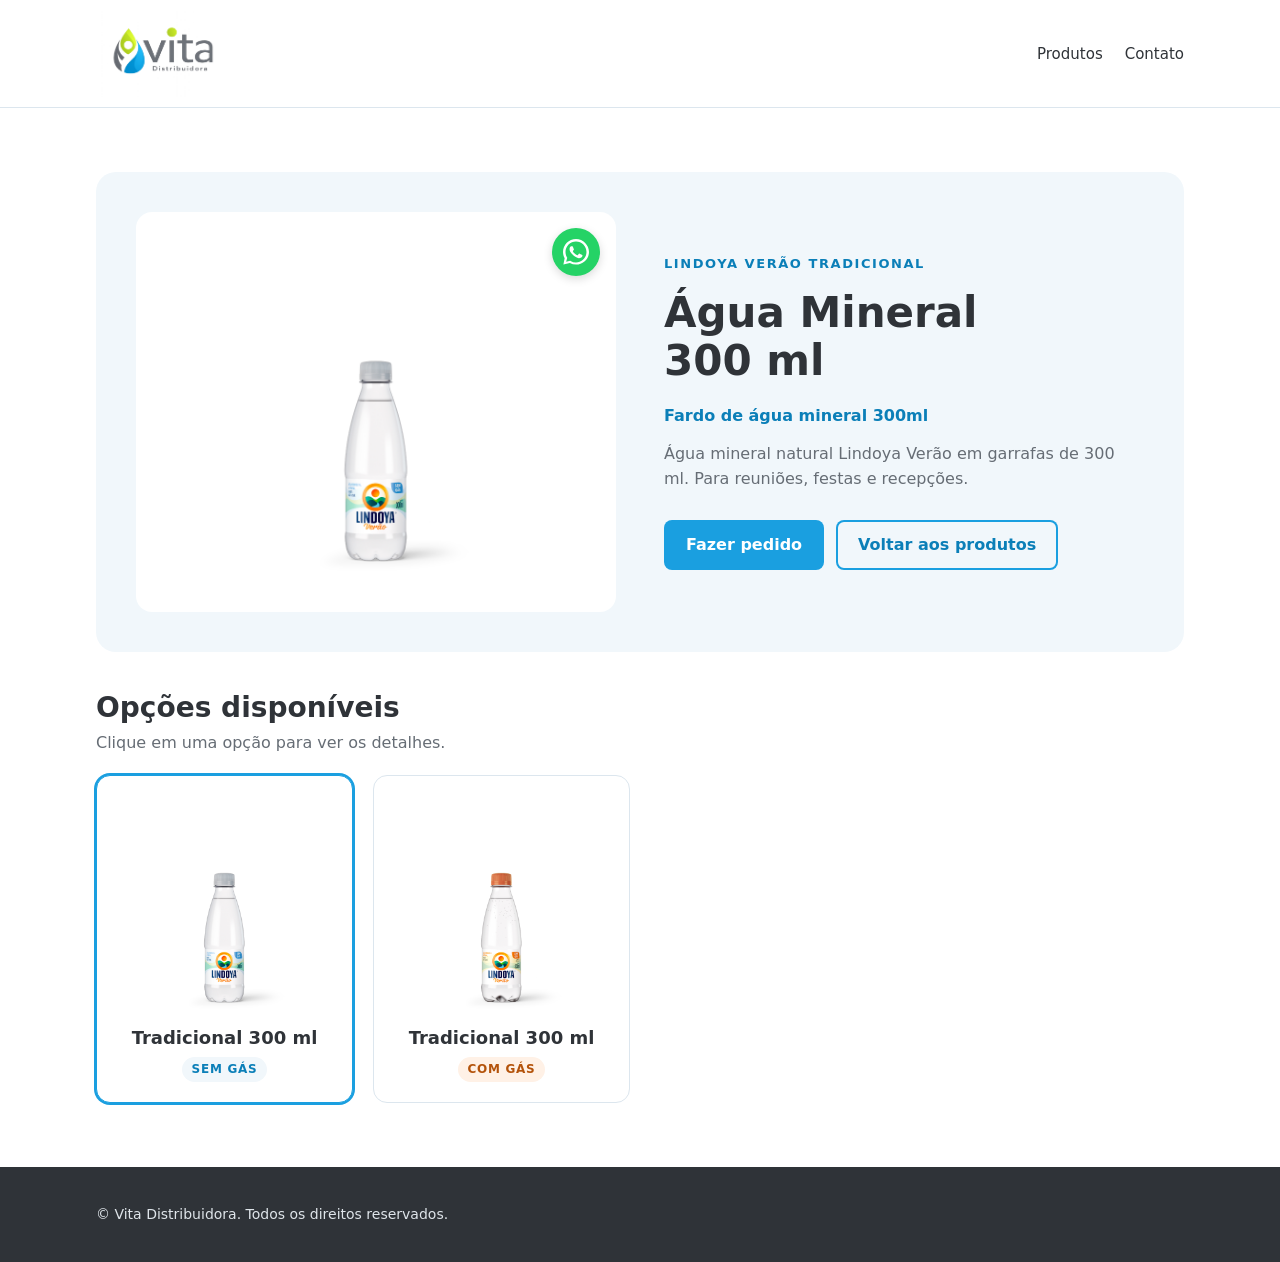
<file: produto-300ml.html>
<!DOCTYPE html>
<html lang="pt-BR">
<head>
  <meta charset="UTF-8">
  <meta name="viewport" content="width=device-width, initial-scale=1.0">

  <title>Água 300ml | Vita Distribuidora</title>

  <link rel="stylesheet" href="style.css">

  <style>
    .product-page {
      padding-block: 64px;
    }

    .product-detail {
      display: grid;
      grid-template-columns: 1fr 1fr;
      gap: 48px;
      align-items: center;
      background: var(--soft);
      border-radius: 20px;
      padding: 40px;
    }

    .product-image {
      background: white;
      border-radius: 16px;
      padding: 30px;
      display: flex;
      justify-content: center;
      align-items: center;
      min-height: 380px;
    }

    .product-image img {
      max-width: 100%;
      max-height: 340px;
      object-fit: contain;
    }

    .product-info h1 {
      font-size: clamp(30px, 4vw, 42px);
      margin-bottom: 18px;
    }

    .product-info p {
      color: var(--muted);
      margin-bottom: 20px;
    }

    .product-info .volume {
      color: var(--blue-dark);
      font-weight: 700;
      margin-bottom: 12px;
    }

    .product-actions {
      display: flex;
      flex-wrap: wrap;
      gap: 12px;
      margin-top: 28px;
    }

    @media (max-width: 820px) {
      .product-detail {
        grid-template-columns: 1fr;
        padding: 20px;
        gap: 24px;
      }
    }
  
    .variants { margin-top: 40px; }
    .variants h2 { font-size: clamp(22px, 3vw, 28px); }
    .variants-hint { color: var(--muted); margin: 6px 0 20px; }
    .variant-grid {
      display: grid;
      grid-template-columns: repeat(auto-fill, minmax(220px, 1fr));
      gap: 20px;
    }
    .variant {
      background: var(--bg);
      border: 1px solid var(--line);
      border-radius: 14px;
      padding: 20px;
      text-align: center;
    }
    .variant img { width: 100%; max-width: 200px; height: 220px; object-fit: contain; display: block; margin: 0 auto 12px; }
    .variant h3 { font-size: 18px; }
    .variant .kind {
      display: inline-block;
      margin-top: 8px;
      font-size: 12px;
      font-weight: 700;
      letter-spacing: 0.06em;
      text-transform: uppercase;
      color: var(--blue-dark);
      background: var(--soft);
      padding: 3px 10px;
      border-radius: 99px;
    }
    .variant .kind.gas { color: #b4530b; background: #fff1e6; }
    .variant .kind.sense { color: #0b7f6f; background: #e5f6f3; }
    button.variant { font: inherit; color: inherit; cursor: pointer; width: 100%;
      transition: border-color .2s, box-shadow .2s, transform .2s; }
    button.variant:hover { transform: translateY(-3px); box-shadow: 0 8px 20px rgba(0,0,0,.07); }
    button.variant[aria-pressed="true"] { border-color: var(--blue); box-shadow: 0 0 0 2px var(--blue); }
    .product-image img { transition: opacity .2s; }
    .variant .kind.lev { color: #157a3c; background: #e6f6ea; }
    .product-image { position: relative; }
    .product-image .wpp-corner { top: 16px; right: 16px; width: 48px; height: 48px; }
    .product-image .wpp-corner svg { width: 26px; height: 26px; }
  </style>
</head>

<body>

  <header class="site-header">
    <div class="wrap">
      <a href="index.html" class="brand">
        <img src="img/logo-horizontal.png" alt="Vita Distribuidora">
      </a>

      <nav>
        <ul class="menu">
          <li><a href="index.html#produtos">Produtos</a></li>
          <li><a href="index.html#contato">Contato</a></li>
        </ul>
      </nav>
    </div>
  </header>

  <main class="product-page">
    <div class="wrap">

      <div class="product-detail">

        <div class="product-image">
          <img src="img/lindoya-300ml.png" alt="Água Mineral 300 ml">
          <a class="wpp-corner" href="https://wa.me/5561995890351?text=Ol%C3%A1%2C%20vim%20pelo%20site%2C%20quero%20Lindoya%20Ver%C3%A3o%20Tradicional%20300%20ml%20sem%20g%C3%A1s." target="_blank" rel="noopener" aria-label="Pedir Lindoya Verão Tradicional 300 ml sem gás pelo WhatsApp"><svg viewBox="0 0 32 32" aria-hidden="true"><path d="M16 0C7.164 0 0 7.164 0 16c0 2.825.736 5.48 2.025 7.794L.5 31.5l7.925-2.072A15.9 15.9 0 0 0 16 31.5c8.836 0 16-7.164 16-15.5S24.836 0 16 0zm0 28.91a12.85 12.85 0 0 1-6.662-1.923l-.478-.303-4.966 1.298 1.324-4.838-.312-.5A12.84 12.84 0 0 1 3.09 16C3.09 8.876 8.876 3.09 16 3.09S28.91 8.876 28.91 16 23.124 28.91 16 28.91zm7.07-9.6c-.39-.19-2.29-1.13-2.64-1.26-.36-.13-.62-.19-.88.19-.26.39-1 1.26-1.23 1.52-.23.26-.45.29-.84.1-.39-.2-1.64-.6-3.12-1.93-1.15-1.03-1.93-2.3-2.16-2.69-.23-.39-.02-.6.17-.79.18-.18.39-.45.58-.68.2-.23.26-.39.39-.65.13-.26.07-.49-.03-.68-.1-.2-.88-2.12-1.2-2.9-.32-.76-.64-.66-.88-.67h-.75c-.26 0-.68.1-1.04.49-.36.39-1.36 1.33-1.36 3.24s1.4 3.76 1.59 4.02c.2.26 2.75 4.2 6.66 5.89.93.4 1.66.64 2.23.82.94.3 1.79.26 2.46.16.75-.11 2.29-.94 2.62-1.84.32-.91.32-1.68.23-1.84-.1-.16-.36-.26-.75-.45z" fill="#fff"/></svg></a>
        </div>

        <div class="product-info">
          <div class="eyebrow">Lindoya Verão Tradicional</div>
          <h1>Água Mineral 300 ml</h1>
          <div class="volume">Fardo de água mineral 300ml</div>
          <p>Água mineral natural Lindoya Verão em garrafas de 300 ml. Para reuniões, festas e recepções.</p>
          <div class="product-actions">
            <a href="index.html#contato" class="btn">Fazer pedido</a>
            <a href="index.html#produtos" class="btn ghost">Voltar aos produtos</a>
          </div>
        </div>

      </div>

      <section class="variants">
        <h2>Opções disponíveis</h2>
        <p class="variants-hint">Clique em uma opção para ver os detalhes.</p>
        <div class="variant-grid">
          <button type="button" class="variant" aria-pressed="false"
            data-id="sem-gas" data-img="img/lindoya-300ml.png" data-alt="Água Mineral 300 ml"
            data-eyebrow="Lindoya Verão Tradicional" data-title="Água Mineral 300 ml" data-volume="Fardo de água mineral 300ml"
            data-desc="Água mineral natural Lindoya Verão em garrafas de 300 ml. Para reuniões, festas e recepções."
            data-wpp="https://wa.me/5561995890351?text=Ol%C3%A1%2C%20vim%20pelo%20site%2C%20quero%20Lindoya%20Ver%C3%A3o%20Tradicional%20300%20ml%20sem%20g%C3%A1s." data-wpp-name="Lindoya Verão Tradicional 300 ml sem gás">
            <img src="img/lindoya-300ml.png" alt="">
            <h3>Tradicional 300 ml</h3>
            <span class="kind ">Sem gás</span>
          </button>
          <button type="button" class="variant" aria-pressed="false"
            data-id="com-gas" data-img="img/lindoya-300ml-gas.png" data-alt="Água Mineral 300 ml com Gás"
            data-eyebrow="Lindoya Verão Com Gás" data-title="Água Mineral 300 ml com Gás" data-volume="Fardo de água mineral com gás 300ml"
            data-desc="Água mineral Lindoya Verão gaseificada em garrafas de 300 ml. Dose individual para restaurantes, bares e eventos."
            data-wpp="https://wa.me/5561995890351?text=Ol%C3%A1%2C%20vim%20pelo%20site%2C%20quero%20Lindoya%20Ver%C3%A3o%20Tradicional%20300%20ml%20com%20g%C3%A1s." data-wpp-name="Lindoya Verão Tradicional 300 ml com gás">
            <img src="img/lindoya-300ml-gas.png" alt="">
            <h3>Tradicional 300 ml</h3>
            <span class="kind gas">Com gás</span>
          </button>
        </div>
      </section>

    </div>
  </main>

  <footer class="site-footer">
    <div class="wrap">
      <p>© Vita Distribuidora. Todos os direitos reservados.</p>
    </div>
  </footer>

  <script>
    // Ao clicar numa opção, ela vira o produto em destaque no topo
    (function () {
      var main = {
        img: document.querySelector(".product-image img"),
        wpp: document.querySelector(".product-image .wpp-corner"),
        eyebrow: document.querySelector(".product-info .eyebrow"),
        h1: document.querySelector(".product-info h1"),
        volume: document.querySelector(".product-info .volume"),
        desc: document.querySelector(".product-info p")
      };
      var buttons = document.querySelectorAll("button.variant");
      function show(btn, scroll) {
        buttons.forEach(function (b) { b.setAttribute("aria-pressed", b === btn ? "true" : "false"); });
        main.img.style.opacity = 0;
        setTimeout(function () {
          main.img.src = btn.dataset.img;
          main.img.alt = btn.dataset.alt;
          main.img.style.opacity = 1;
        }, 150);
        main.eyebrow.textContent = btn.dataset.eyebrow;
        main.h1.textContent = btn.dataset.title;
        main.volume.textContent = btn.dataset.volume;
        main.desc.textContent = btn.dataset.desc;
        // WhatsApp com a mensagem do produto escolhido (marca e ml)
        main.wpp.href = btn.dataset.wpp;
        main.wpp.setAttribute("aria-label", "Pedir " + btn.dataset.wppName + " pelo WhatsApp");
        history.replaceState(null, "", "#" + btn.dataset.id);
        if (scroll) document.querySelector(".product-detail").scrollIntoView({ behavior: "smooth", block: "start" });
      }
      buttons.forEach(function (b) { b.addEventListener("click", function () { show(b, true); }); });
      // abre direto na opção do link (ex.: produto-500ml.html#com-gas)
      var start = document.querySelector('button.variant[data-id="' + location.hash.slice(1) + '"]');
      show(start || buttons[0], false);
    })();
  </script>

</body>
</html>
</file>
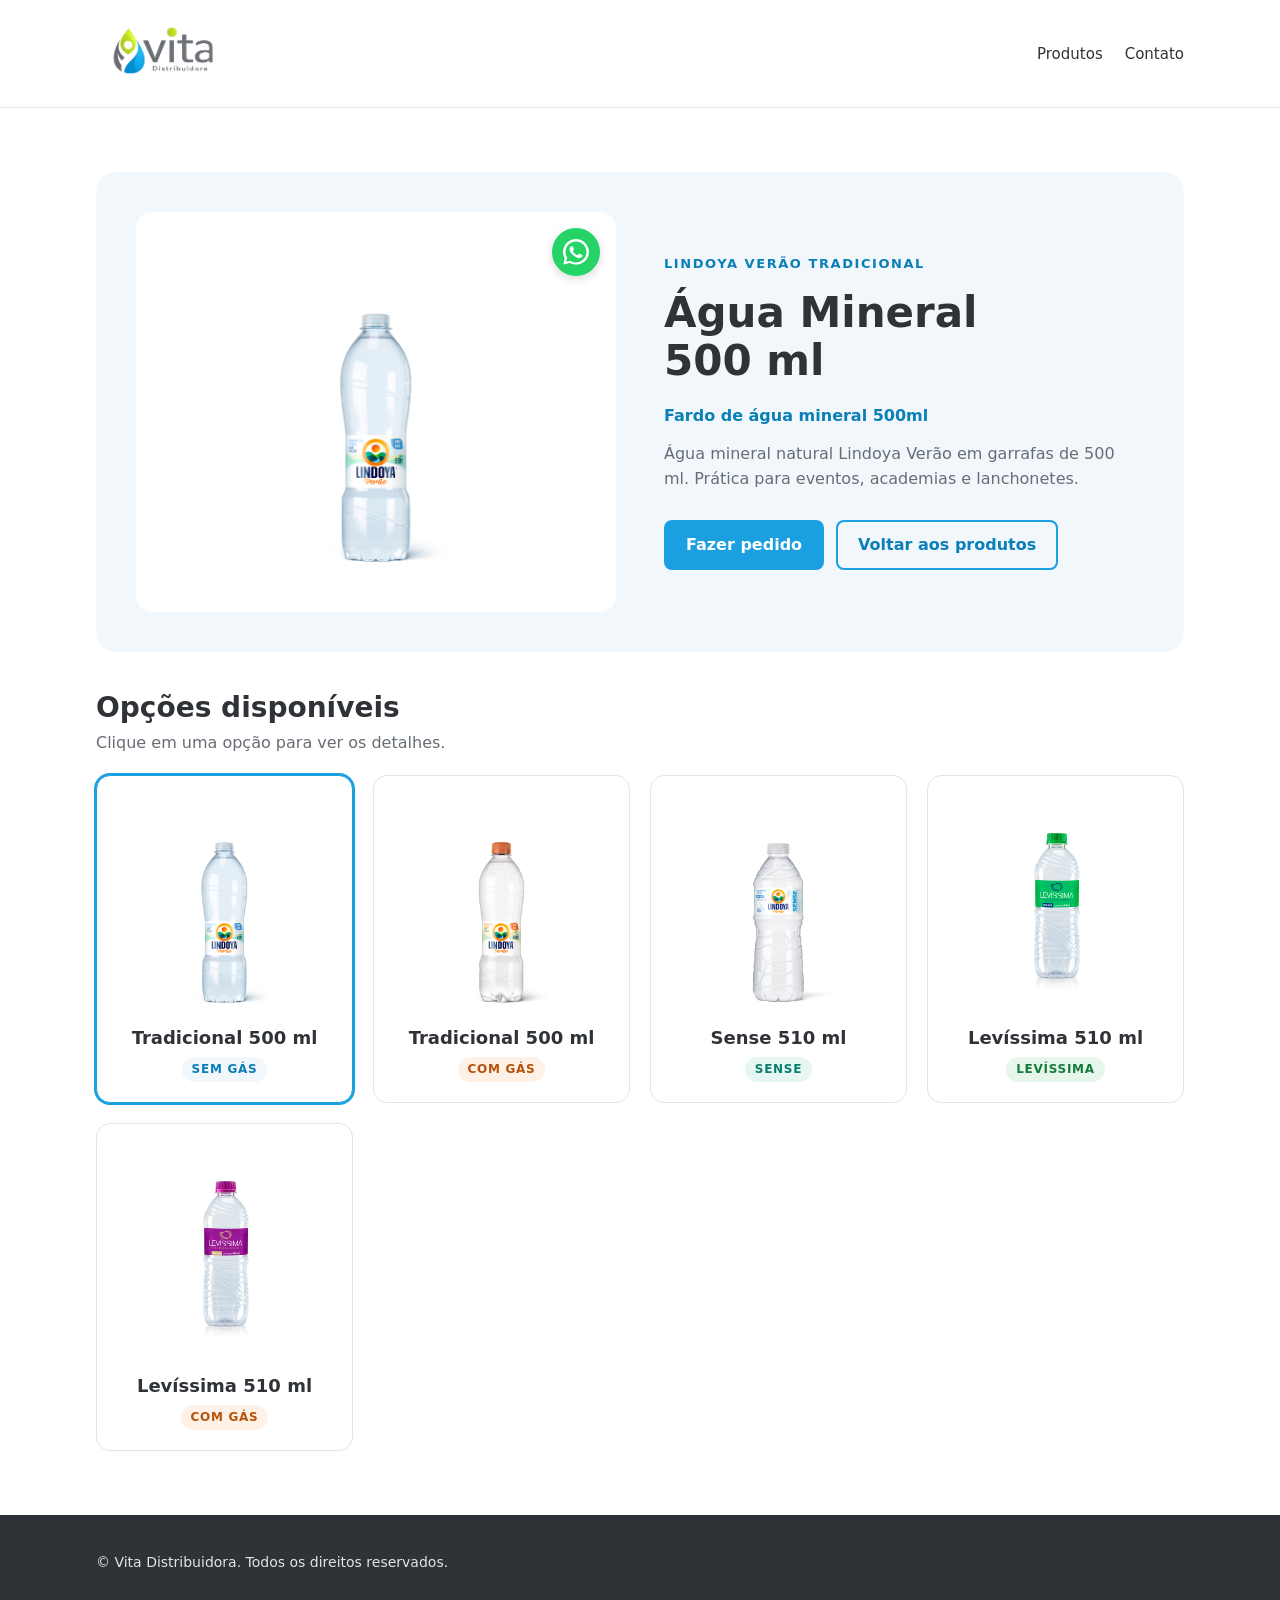
<file: produto-500ml.html>
<!DOCTYPE html>
<html lang="pt-BR">
<head>
  <meta charset="UTF-8">
  <meta name="viewport" content="width=device-width, initial-scale=1.0">

  <title>Água 500ml | Vita Distribuidora</title>

  <link rel="stylesheet" href="style.css">

  <style>
    .product-page {
      padding-block: 64px;
    }

    .product-detail {
      display: grid;
      grid-template-columns: 1fr 1fr;
      gap: 48px;
      align-items: center;
      background: var(--soft);
      border-radius: 20px;
      padding: 40px;
    }

    .product-image {
      background: white;
      border-radius: 16px;
      padding: 30px;
      display: flex;
      justify-content: center;
      align-items: center;
      min-height: 380px;
    }

    .product-image img {
      max-width: 100%;
      max-height: 340px;
      object-fit: contain;
    }

    .product-info h1 {
      font-size: clamp(30px, 4vw, 42px);
      margin-bottom: 18px;
    }

    .product-info p {
      color: var(--muted);
      margin-bottom: 20px;
    }

    .product-info .volume {
      color: var(--blue-dark);
      font-weight: 700;
      margin-bottom: 12px;
    }

    .product-actions {
      display: flex;
      flex-wrap: wrap;
      gap: 12px;
      margin-top: 28px;
    }

    @media (max-width: 820px) {
      .product-detail {
        grid-template-columns: 1fr;
        padding: 20px;
        gap: 24px;
      }
    }
  
    .variants { margin-top: 40px; }
    .variants h2 { font-size: clamp(22px, 3vw, 28px); }
    .variants-hint { color: var(--muted); margin: 6px 0 20px; }
    .variant-grid {
      display: grid;
      grid-template-columns: repeat(auto-fill, minmax(220px, 1fr));
      gap: 20px;
    }
    .variant {
      background: var(--bg);
      border: 1px solid var(--line);
      border-radius: 14px;
      padding: 20px;
      text-align: center;
    }
    .variant img { width: 100%; max-width: 200px; height: 220px; object-fit: contain; display: block; margin: 0 auto 12px; }
    .variant h3 { font-size: 18px; }
    .variant .kind {
      display: inline-block;
      margin-top: 8px;
      font-size: 12px;
      font-weight: 700;
      letter-spacing: 0.06em;
      text-transform: uppercase;
      color: var(--blue-dark);
      background: var(--soft);
      padding: 3px 10px;
      border-radius: 99px;
    }
    .variant .kind.gas { color: #b4530b; background: #fff1e6; }
    .variant .kind.sense { color: #0b7f6f; background: #e5f6f3; }
    button.variant { font: inherit; color: inherit; cursor: pointer; width: 100%;
      transition: border-color .2s, box-shadow .2s, transform .2s; }
    button.variant:hover { transform: translateY(-3px); box-shadow: 0 8px 20px rgba(0,0,0,.07); }
    button.variant[aria-pressed="true"] { border-color: var(--blue); box-shadow: 0 0 0 2px var(--blue); }
    .product-image img { transition: opacity .2s; }
    .variant .kind.lev { color: #157a3c; background: #e6f6ea; }
    .product-image { position: relative; }
    .product-image .wpp-corner { top: 16px; right: 16px; width: 48px; height: 48px; }
    .product-image .wpp-corner svg { width: 26px; height: 26px; }
  </style>
</head>

<body>

  <header class="site-header">
    <div class="wrap">
      <a href="index.html" class="brand">
        <img src="img/logo-horizontal.png" alt="Vita Distribuidora">
      </a>

      <nav>
        <ul class="menu">
          <li><a href="index.html#produtos">Produtos</a></li>
          <li><a href="index.html#contato">Contato</a></li>
        </ul>
      </nav>
    </div>
  </header>

  <main class="product-page">
    <div class="wrap">

      <div class="product-detail">

        <div class="product-image">
          <img src="img/lindoya-500ml.png" alt="Água Mineral 500 ml">
          <a class="wpp-corner" href="https://wa.me/5561995890351?text=Ol%C3%A1%2C%20vim%20pelo%20site%2C%20quero%20Lindoya%20Ver%C3%A3o%20Tradicional%20500%20ml%20sem%20g%C3%A1s." target="_blank" rel="noopener" aria-label="Pedir Lindoya Verão Tradicional 500 ml sem gás pelo WhatsApp"><svg viewBox="0 0 32 32" aria-hidden="true"><path d="M16 0C7.164 0 0 7.164 0 16c0 2.825.736 5.48 2.025 7.794L.5 31.5l7.925-2.072A15.9 15.9 0 0 0 16 31.5c8.836 0 16-7.164 16-15.5S24.836 0 16 0zm0 28.91a12.85 12.85 0 0 1-6.662-1.923l-.478-.303-4.966 1.298 1.324-4.838-.312-.5A12.84 12.84 0 0 1 3.09 16C3.09 8.876 8.876 3.09 16 3.09S28.91 8.876 28.91 16 23.124 28.91 16 28.91zm7.07-9.6c-.39-.19-2.29-1.13-2.64-1.26-.36-.13-.62-.19-.88.19-.26.39-1 1.26-1.23 1.52-.23.26-.45.29-.84.1-.39-.2-1.64-.6-3.12-1.93-1.15-1.03-1.93-2.3-2.16-2.69-.23-.39-.02-.6.17-.79.18-.18.39-.45.58-.68.2-.23.26-.39.39-.65.13-.26.07-.49-.03-.68-.1-.2-.88-2.12-1.2-2.9-.32-.76-.64-.66-.88-.67h-.75c-.26 0-.68.1-1.04.49-.36.39-1.36 1.33-1.36 3.24s1.4 3.76 1.59 4.02c.2.26 2.75 4.2 6.66 5.89.93.4 1.66.64 2.23.82.94.3 1.79.26 2.46.16.75-.11 2.29-.94 2.62-1.84.32-.91.32-1.68.23-1.84-.1-.16-.36-.26-.75-.45z" fill="#fff"/></svg></a>
        </div>

        <div class="product-info">
          <div class="eyebrow">Lindoya Verão Tradicional</div>
          <h1>Água Mineral 500 ml</h1>
          <div class="volume">Fardo de água mineral 500ml</div>
          <p>Água mineral natural Lindoya Verão em garrafas de 500 ml. Prática para eventos, academias e lanchonetes.</p>
          <div class="product-actions">
            <a href="index.html#contato" class="btn">Fazer pedido</a>
            <a href="index.html#produtos" class="btn ghost">Voltar aos produtos</a>
          </div>
        </div>

      </div>

      <section class="variants">
        <h2>Opções disponíveis</h2>
        <p class="variants-hint">Clique em uma opção para ver os detalhes.</p>
        <div class="variant-grid">
          <button type="button" class="variant" aria-pressed="false"
            data-id="sem-gas" data-img="img/lindoya-500ml.png" data-alt="Água Mineral 500 ml"
            data-eyebrow="Lindoya Verão Tradicional" data-title="Água Mineral 500 ml" data-volume="Fardo de água mineral 500ml"
            data-desc="Água mineral natural Lindoya Verão em garrafas de 500 ml. Prática para eventos, academias e lanchonetes."
            data-wpp="https://wa.me/5561995890351?text=Ol%C3%A1%2C%20vim%20pelo%20site%2C%20quero%20Lindoya%20Ver%C3%A3o%20Tradicional%20500%20ml%20sem%20g%C3%A1s." data-wpp-name="Lindoya Verão Tradicional 500 ml sem gás">
            <img src="img/lindoya-500ml.png" alt="">
            <h3>Tradicional 500 ml</h3>
            <span class="kind ">Sem gás</span>
          </button>
          <button type="button" class="variant" aria-pressed="false"
            data-id="com-gas" data-img="img/lindoya-500ml-gas.png" data-alt="Água Mineral 500 ml com Gás"
            data-eyebrow="Lindoya Verão Com Gás" data-title="Água Mineral 500 ml com Gás" data-volume="Fardo de água mineral com gás 500ml"
            data-desc="Água mineral Lindoya Verão gaseificada em garrafas de 500 ml. Refrescante para acompanhar refeições e o dia a dia."
            data-wpp="https://wa.me/5561995890351?text=Ol%C3%A1%2C%20vim%20pelo%20site%2C%20quero%20Lindoya%20Ver%C3%A3o%20Tradicional%20500%20ml%20com%20g%C3%A1s." data-wpp-name="Lindoya Verão Tradicional 500 ml com gás">
            <img src="img/lindoya-500ml-gas.png" alt="">
            <h3>Tradicional 500 ml</h3>
            <span class="kind gas">Com gás</span>
          </button>
          <button type="button" class="variant" aria-pressed="false"
            data-id="sense" data-img="img/sense-510ml.png" data-alt="Água Mineral Sense 510 ml"
            data-eyebrow="Lindoya Verão Sense" data-title="Água Mineral Sense 510 ml" data-volume="Fardo de água mineral Sense 510ml"
            data-desc="Água mineral natural Lindoya Verão Sense em garrafas de 510 ml. Para levar na bolsa, no carro ou na academia."
            data-wpp="https://wa.me/5561995890351?text=Ol%C3%A1%2C%20vim%20pelo%20site%2C%20quero%20Lindoya%20Ver%C3%A3o%20Sense%20510%20ml." data-wpp-name="Lindoya Verão Sense 510 ml">
            <img src="img/sense-510ml.png" alt="">
            <h3>Sense 510 ml</h3>
            <span class="kind sense">Sense</span>
          </button>
          <button type="button" class="variant" aria-pressed="false"
            data-id="levissima" data-img="img/levissima-510ml.jpg" data-alt="Água Mineral Levíssima 510 ml"
            data-eyebrow="Levíssima" data-title="Água Mineral Levíssima 510 ml" data-volume="Fardo de água mineral Levíssima 510ml"
            data-desc="Água mineral natural Levíssima sem gás em garrafas de 510 ml. Para o trabalho, a academia e o dia a dia."
            data-wpp="https://wa.me/5561995890351?text=Ol%C3%A1%2C%20vim%20pelo%20site%2C%20quero%20Lev%C3%ADssima%20510%20ml%20sem%20g%C3%A1s." data-wpp-name="Levíssima 510 ml sem gás">
            <img src="img/levissima-510ml.jpg" alt="">
            <h3>Levíssima 510 ml</h3>
            <span class="kind lev">Levíssima</span>
          </button>
          <button type="button" class="variant" aria-pressed="false"
            data-id="levissima-gas" data-img="img/levissima-510ml-gas.jpg" data-alt="Água Mineral Levíssima 510 ml com Gás"
            data-eyebrow="Levíssima Com Gás" data-title="Água Mineral Levíssima 510 ml com Gás" data-volume="Fardo de água mineral com gás Levíssima 510ml"
            data-desc="Água mineral Levíssima gaseificada em garrafas de 510 ml. Refrescante para acompanhar refeições."
            data-wpp="https://wa.me/5561995890351?text=Ol%C3%A1%2C%20vim%20pelo%20site%2C%20quero%20Lev%C3%ADssima%20510%20ml%20com%20g%C3%A1s." data-wpp-name="Levíssima 510 ml com gás">
            <img src="img/levissima-510ml-gas.jpg" alt="">
            <h3>Levíssima 510 ml</h3>
            <span class="kind gas">Com gás</span>
          </button>
        </div>
      </section>

    </div>
  </main>

  <footer class="site-footer">
    <div class="wrap">
      <p>© Vita Distribuidora. Todos os direitos reservados.</p>
    </div>
  </footer>

  <script>
    // Ao clicar numa opção, ela vira o produto em destaque no topo
    (function () {
      var main = {
        img: document.querySelector(".product-image img"),
        wpp: document.querySelector(".product-image .wpp-corner"),
        eyebrow: document.querySelector(".product-info .eyebrow"),
        h1: document.querySelector(".product-info h1"),
        volume: document.querySelector(".product-info .volume"),
        desc: document.querySelector(".product-info p")
      };
      var buttons = document.querySelectorAll("button.variant");
      function show(btn, scroll) {
        buttons.forEach(function (b) { b.setAttribute("aria-pressed", b === btn ? "true" : "false"); });
        main.img.style.opacity = 0;
        setTimeout(function () {
          main.img.src = btn.dataset.img;
          main.img.alt = btn.dataset.alt;
          main.img.style.opacity = 1;
        }, 150);
        main.eyebrow.textContent = btn.dataset.eyebrow;
        main.h1.textContent = btn.dataset.title;
        main.volume.textContent = btn.dataset.volume;
        main.desc.textContent = btn.dataset.desc;
        // WhatsApp com a mensagem do produto escolhido (marca e ml)
        main.wpp.href = btn.dataset.wpp;
        main.wpp.setAttribute("aria-label", "Pedir " + btn.dataset.wppName + " pelo WhatsApp");
        history.replaceState(null, "", "#" + btn.dataset.id);
        if (scroll) document.querySelector(".product-detail").scrollIntoView({ behavior: "smooth", block: "start" });
      }
      buttons.forEach(function (b) { b.addEventListener("click", function () { show(b, true); }); });
      // abre direto na opção do link (ex.: produto-500ml.html#com-gas)
      var start = document.querySelector('button.variant[data-id="' + location.hash.slice(1) + '"]');
      show(start || buttons[0], false);
    })();
  </script>

</body>
</html>
</file>
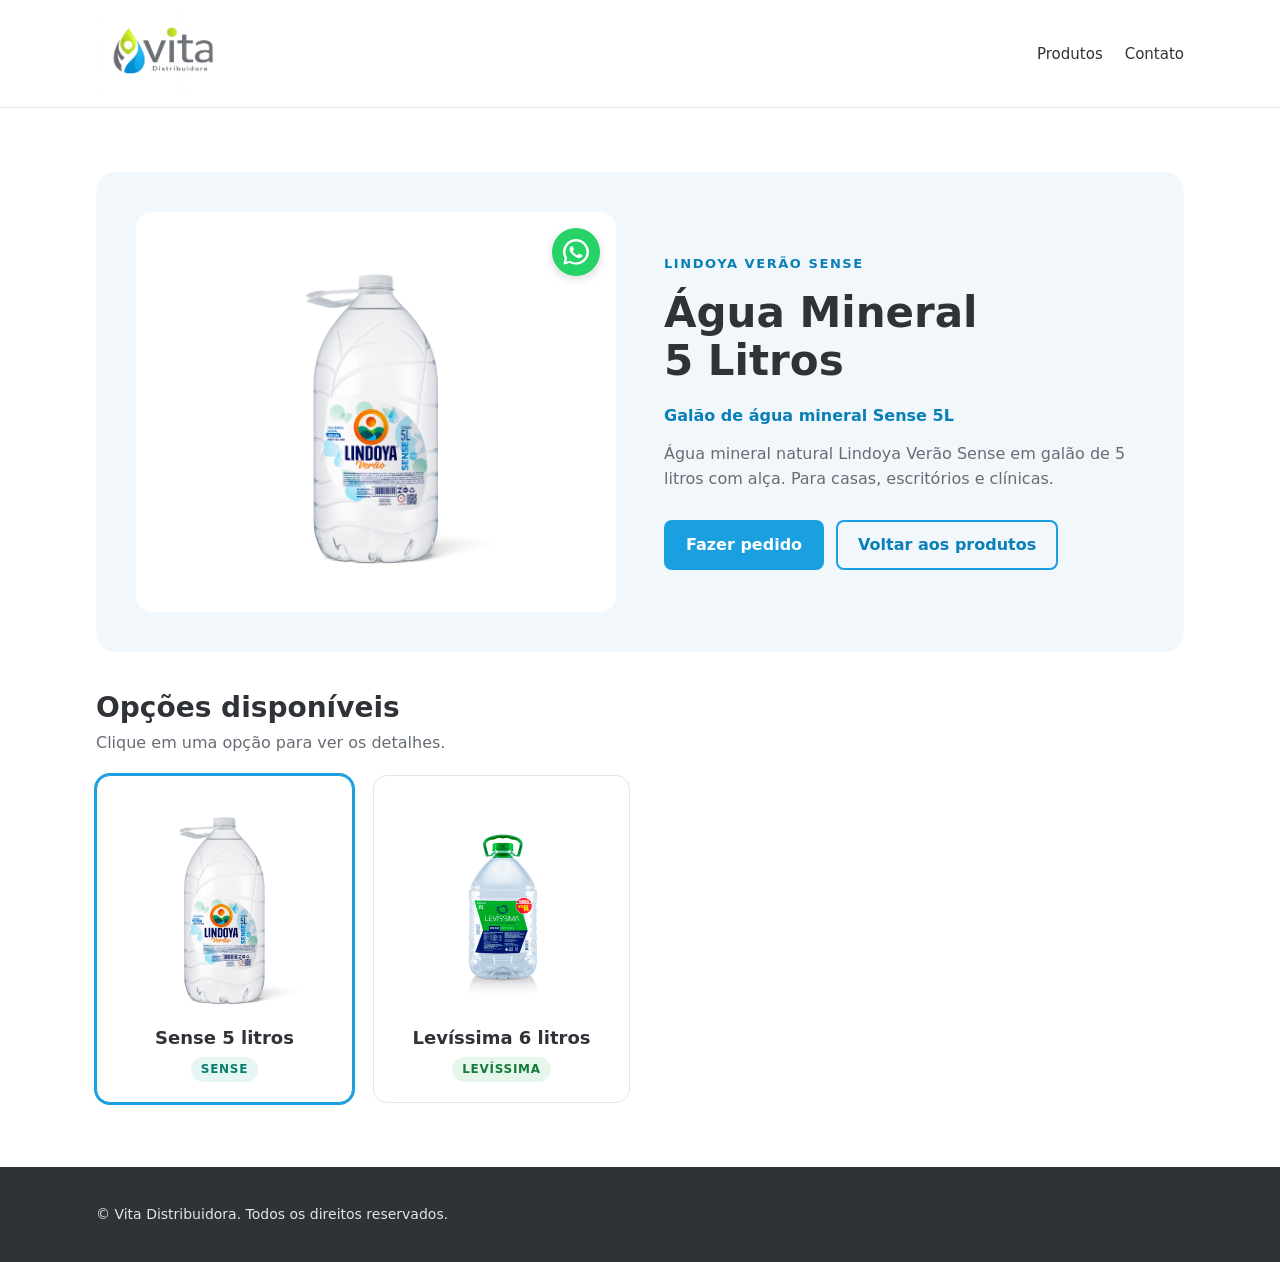
<file: produto-5l.html>
<!DOCTYPE html>
<html lang="pt-BR">
<head>
  <meta charset="UTF-8">
  <meta name="viewport" content="width=device-width, initial-scale=1.0">

  <title>Água Galões 5L e 6L | Vita Distribuidora</title>

  <link rel="stylesheet" href="style.css">

  <style>
    .product-page {
      padding-block: 64px;
    }

    .product-detail {
      display: grid;
      grid-template-columns: 1fr 1fr;
      gap: 48px;
      align-items: center;
      background: var(--soft);
      border-radius: 20px;
      padding: 40px;
    }

    .product-image {
      background: white;
      border-radius: 16px;
      padding: 30px;
      display: flex;
      justify-content: center;
      align-items: center;
      min-height: 380px;
    }

    .product-image img {
      max-width: 100%;
      max-height: 340px;
      object-fit: contain;
    }

    .product-info h1 {
      font-size: clamp(30px, 4vw, 42px);
      margin-bottom: 18px;
    }

    .product-info p {
      color: var(--muted);
      margin-bottom: 20px;
    }

    .product-info .volume {
      color: var(--blue-dark);
      font-weight: 700;
      margin-bottom: 12px;
    }

    .product-actions {
      display: flex;
      flex-wrap: wrap;
      gap: 12px;
      margin-top: 28px;
    }

    @media (max-width: 820px) {
      .product-detail {
        grid-template-columns: 1fr;
        padding: 20px;
        gap: 24px;
      }
    }
  
    .variants { margin-top: 40px; }
    .variants h2 { font-size: clamp(22px, 3vw, 28px); }
    .variants-hint { color: var(--muted); margin: 6px 0 20px; }
    .variant-grid {
      display: grid;
      grid-template-columns: repeat(auto-fill, minmax(220px, 1fr));
      gap: 20px;
    }
    .variant {
      background: var(--bg);
      border: 1px solid var(--line);
      border-radius: 14px;
      padding: 20px;
      text-align: center;
    }
    .variant img { width: 100%; max-width: 200px; height: 220px; object-fit: contain; display: block; margin: 0 auto 12px; }
    .variant h3 { font-size: 18px; }
    .variant .kind {
      display: inline-block;
      margin-top: 8px;
      font-size: 12px;
      font-weight: 700;
      letter-spacing: 0.06em;
      text-transform: uppercase;
      color: var(--blue-dark);
      background: var(--soft);
      padding: 3px 10px;
      border-radius: 99px;
    }
    .variant .kind.gas { color: #b4530b; background: #fff1e6; }
    .variant .kind.sense { color: #0b7f6f; background: #e5f6f3; }
    button.variant { font: inherit; color: inherit; cursor: pointer; width: 100%;
      transition: border-color .2s, box-shadow .2s, transform .2s; }
    button.variant:hover { transform: translateY(-3px); box-shadow: 0 8px 20px rgba(0,0,0,.07); }
    button.variant[aria-pressed="true"] { border-color: var(--blue); box-shadow: 0 0 0 2px var(--blue); }
    .product-image img { transition: opacity .2s; }
    .variant .kind.lev { color: #157a3c; background: #e6f6ea; }
    .product-image { position: relative; }
    .product-image .wpp-corner { top: 16px; right: 16px; width: 48px; height: 48px; }
    .product-image .wpp-corner svg { width: 26px; height: 26px; }
  </style>
</head>

<body>

  <header class="site-header">
    <div class="wrap">
      <a href="index.html" class="brand">
        <img src="img/logo-horizontal.png" alt="Vita Distribuidora">
      </a>

      <nav>
        <ul class="menu">
          <li><a href="index.html#produtos">Produtos</a></li>
          <li><a href="index.html#contato">Contato</a></li>
        </ul>
      </nav>
    </div>
  </header>

  <main class="product-page">
    <div class="wrap">

      <div class="product-detail">

        <div class="product-image">
          <img src="img/sense-5l.png" alt="Água Mineral 5 Litros">
          <a class="wpp-corner" href="https://wa.me/5561995890351?text=Ol%C3%A1%2C%20vim%20pelo%20site%2C%20quero%20Lindoya%20Ver%C3%A3o%20Sense%205%20litros." target="_blank" rel="noopener" aria-label="Pedir Lindoya Verão Sense 5 litros pelo WhatsApp"><svg viewBox="0 0 32 32" aria-hidden="true"><path d="M16 0C7.164 0 0 7.164 0 16c0 2.825.736 5.48 2.025 7.794L.5 31.5l7.925-2.072A15.9 15.9 0 0 0 16 31.5c8.836 0 16-7.164 16-15.5S24.836 0 16 0zm0 28.91a12.85 12.85 0 0 1-6.662-1.923l-.478-.303-4.966 1.298 1.324-4.838-.312-.5A12.84 12.84 0 0 1 3.09 16C3.09 8.876 8.876 3.09 16 3.09S28.91 8.876 28.91 16 23.124 28.91 16 28.91zm7.07-9.6c-.39-.19-2.29-1.13-2.64-1.26-.36-.13-.62-.19-.88.19-.26.39-1 1.26-1.23 1.52-.23.26-.45.29-.84.1-.39-.2-1.64-.6-3.12-1.93-1.15-1.03-1.93-2.3-2.16-2.69-.23-.39-.02-.6.17-.79.18-.18.39-.45.58-.68.2-.23.26-.39.39-.65.13-.26.07-.49-.03-.68-.1-.2-.88-2.12-1.2-2.9-.32-.76-.64-.66-.88-.67h-.75c-.26 0-.68.1-1.04.49-.36.39-1.36 1.33-1.36 3.24s1.4 3.76 1.59 4.02c.2.26 2.75 4.2 6.66 5.89.93.4 1.66.64 2.23.82.94.3 1.79.26 2.46.16.75-.11 2.29-.94 2.62-1.84.32-.91.32-1.68.23-1.84-.1-.16-.36-.26-.75-.45z" fill="#fff"/></svg></a>
        </div>

        <div class="product-info">
          <div class="eyebrow">Lindoya Verão Sense</div>
          <h1>Água Mineral 5 Litros</h1>
          <div class="volume">Galão de água mineral Sense 5L</div>
          <p>Água mineral natural Lindoya Verão Sense em galão de 5 litros com alça. Para casas, escritórios e clínicas.</p>
          <div class="product-actions">
            <a href="index.html#contato" class="btn">Fazer pedido</a>
            <a href="index.html#produtos" class="btn ghost">Voltar aos produtos</a>
          </div>
        </div>

      </div>

      <section class="variants">
        <h2>Opções disponíveis</h2>
        <p class="variants-hint">Clique em uma opção para ver os detalhes.</p>
        <div class="variant-grid">
          <button type="button" class="variant" aria-pressed="false"
            data-id="sense-5l" data-img="img/sense-5l.png" data-alt="Água Mineral 5 Litros"
            data-eyebrow="Lindoya Verão Sense" data-title="Água Mineral 5 Litros" data-volume="Galão de água mineral Sense 5L"
            data-desc="Água mineral natural Lindoya Verão Sense em galão de 5 litros com alça. Para casas, escritórios e clínicas."
            data-wpp="https://wa.me/5561995890351?text=Ol%C3%A1%2C%20vim%20pelo%20site%2C%20quero%20Lindoya%20Ver%C3%A3o%20Sense%205%20litros." data-wpp-name="Lindoya Verão Sense 5 litros">
            <img src="img/sense-5l.png" alt="">
            <h3>Sense 5 litros</h3>
            <span class="kind sense">Sense</span>
          </button>
          <button type="button" class="variant" aria-pressed="false"
            data-id="levissima-6l" data-img="img/levissima-6l.jpg" data-alt="Água Mineral 6 Litros"
            data-eyebrow="Levíssima" data-title="Água Mineral 6 Litros" data-volume="Galão de água mineral Levíssima 6L"
            data-desc="Água mineral natural Levíssima em galão de 6 litros com alça. Mais água pelo preço de 5 litros, prática para a cozinha e o dia a dia."
            data-wpp="https://wa.me/5561995890351?text=Ol%C3%A1%2C%20vim%20pelo%20site%2C%20quero%20Lev%C3%ADssima%206%20litros." data-wpp-name="Levíssima 6 litros">
            <img src="img/levissima-6l.jpg" alt="">
            <h3>Levíssima 6 litros</h3>
            <span class="kind lev">Levíssima</span>
          </button>
        </div>
      </section>

    </div>
  </main>

  <footer class="site-footer">
    <div class="wrap">
      <p>© Vita Distribuidora. Todos os direitos reservados.</p>
    </div>
  </footer>

  <script>
    // Ao clicar numa opção, ela vira o produto em destaque no topo
    (function () {
      var main = {
        img: document.querySelector(".product-image img"),
        wpp: document.querySelector(".product-image .wpp-corner"),
        eyebrow: document.querySelector(".product-info .eyebrow"),
        h1: document.querySelector(".product-info h1"),
        volume: document.querySelector(".product-info .volume"),
        desc: document.querySelector(".product-info p")
      };
      var buttons = document.querySelectorAll("button.variant");
      function show(btn, scroll) {
        buttons.forEach(function (b) { b.setAttribute("aria-pressed", b === btn ? "true" : "false"); });
        main.img.style.opacity = 0;
        setTimeout(function () {
          main.img.src = btn.dataset.img;
          main.img.alt = btn.dataset.alt;
          main.img.style.opacity = 1;
        }, 150);
        main.eyebrow.textContent = btn.dataset.eyebrow;
        main.h1.textContent = btn.dataset.title;
        main.volume.textContent = btn.dataset.volume;
        main.desc.textContent = btn.dataset.desc;
        // WhatsApp com a mensagem do produto escolhido (marca e ml)
        main.wpp.href = btn.dataset.wpp;
        main.wpp.setAttribute("aria-label", "Pedir " + btn.dataset.wppName + " pelo WhatsApp");
        history.replaceState(null, "", "#" + btn.dataset.id);
        if (scroll) document.querySelector(".product-detail").scrollIntoView({ behavior: "smooth", block: "start" });
      }
      buttons.forEach(function (b) { b.addEventListener("click", function () { show(b, true); }); });
      // abre direto na opção do link (ex.: produto-500ml.html#com-gas)
      var start = document.querySelector('button.variant[data-id="' + location.hash.slice(1) + '"]');
      show(start || buttons[0], false);
    })();
  </script>

</body>
</html>
</file>
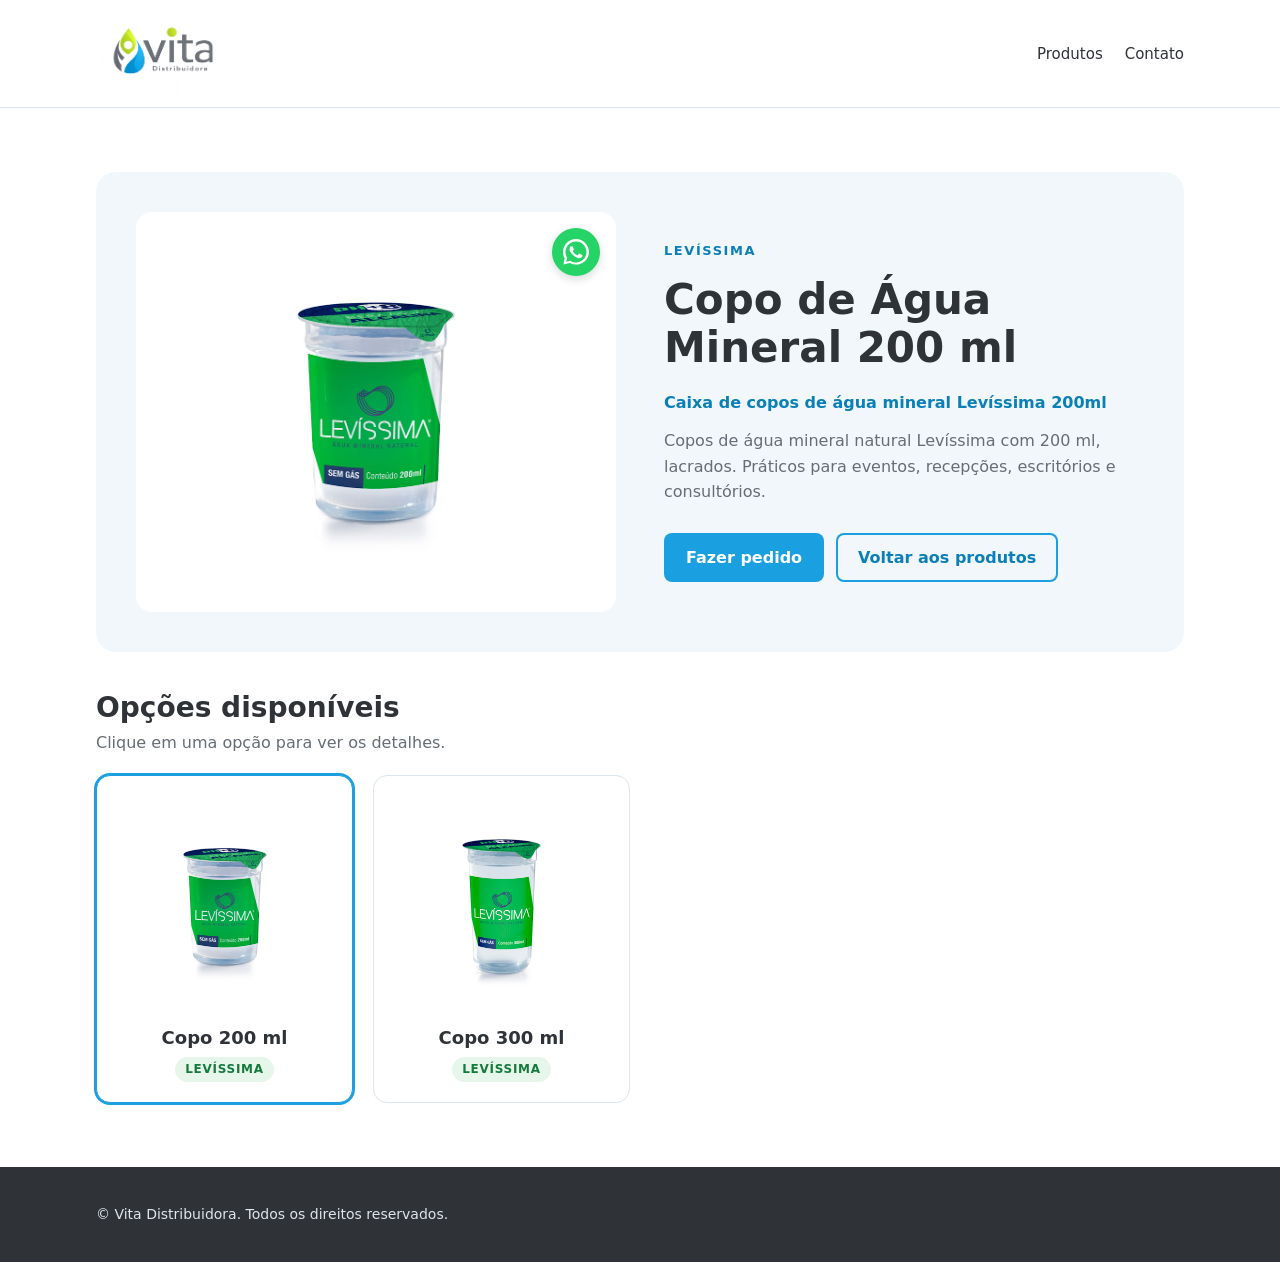
<file: produto-copos.html>
<!DOCTYPE html>
<html lang="pt-BR">
<head>
  <meta charset="UTF-8">
  <meta name="viewport" content="width=device-width, initial-scale=1.0">

  <title>Água Copos | Vita Distribuidora</title>

  <link rel="stylesheet" href="style.css">

  <style>
    .product-page {
      padding-block: 64px;
    }

    .product-detail {
      display: grid;
      grid-template-columns: 1fr 1fr;
      gap: 48px;
      align-items: center;
      background: var(--soft);
      border-radius: 20px;
      padding: 40px;
    }

    .product-image {
      background: white;
      border-radius: 16px;
      padding: 30px;
      display: flex;
      justify-content: center;
      align-items: center;
      min-height: 380px;
    }

    .product-image img {
      max-width: 100%;
      max-height: 340px;
      object-fit: contain;
    }

    .product-info h1 {
      font-size: clamp(30px, 4vw, 42px);
      margin-bottom: 18px;
    }

    .product-info p {
      color: var(--muted);
      margin-bottom: 20px;
    }

    .product-info .volume {
      color: var(--blue-dark);
      font-weight: 700;
      margin-bottom: 12px;
    }

    .product-actions {
      display: flex;
      flex-wrap: wrap;
      gap: 12px;
      margin-top: 28px;
    }

    @media (max-width: 820px) {
      .product-detail {
        grid-template-columns: 1fr;
        padding: 20px;
        gap: 24px;
      }
    }
  
    .variants { margin-top: 40px; }
    .variants h2 { font-size: clamp(22px, 3vw, 28px); }
    .variants-hint { color: var(--muted); margin: 6px 0 20px; }
    .variant-grid {
      display: grid;
      grid-template-columns: repeat(auto-fill, minmax(220px, 1fr));
      gap: 20px;
    }
    .variant {
      background: var(--bg);
      border: 1px solid var(--line);
      border-radius: 14px;
      padding: 20px;
      text-align: center;
    }
    .variant img { width: 100%; max-width: 200px; height: 220px; object-fit: contain; display: block; margin: 0 auto 12px; }
    .variant h3 { font-size: 18px; }
    .variant .kind {
      display: inline-block;
      margin-top: 8px;
      font-size: 12px;
      font-weight: 700;
      letter-spacing: 0.06em;
      text-transform: uppercase;
      color: var(--blue-dark);
      background: var(--soft);
      padding: 3px 10px;
      border-radius: 99px;
    }
    .variant .kind.gas { color: #b4530b; background: #fff1e6; }
    .variant .kind.sense { color: #0b7f6f; background: #e5f6f3; }
    button.variant { font: inherit; color: inherit; cursor: pointer; width: 100%;
      transition: border-color .2s, box-shadow .2s, transform .2s; }
    button.variant:hover { transform: translateY(-3px); box-shadow: 0 8px 20px rgba(0,0,0,.07); }
    button.variant[aria-pressed="true"] { border-color: var(--blue); box-shadow: 0 0 0 2px var(--blue); }
    .product-image img { transition: opacity .2s; }
    .variant .kind.lev { color: #157a3c; background: #e6f6ea; }
    .product-image { position: relative; }
    .product-image .wpp-corner { top: 16px; right: 16px; width: 48px; height: 48px; }
    .product-image .wpp-corner svg { width: 26px; height: 26px; }
  </style>
</head>

<body>

  <header class="site-header">
    <div class="wrap">
      <a href="index.html" class="brand">
        <img src="img/logo-horizontal.png" alt="Vita Distribuidora">
      </a>

      <nav>
        <ul class="menu">
          <li><a href="index.html#produtos">Produtos</a></li>
          <li><a href="index.html#contato">Contato</a></li>
        </ul>
      </nav>
    </div>
  </header>

  <main class="product-page">
    <div class="wrap">

      <div class="product-detail">

        <div class="product-image">
          <img src="img/levissima-copo-200ml.jpg" alt="Copo de Água Mineral 200 ml">
          <a class="wpp-corner" href="https://wa.me/5561995890351?text=Ol%C3%A1%2C%20vim%20pelo%20site%2C%20quero%20Lev%C3%ADssima%20Copo%20200%20ml." target="_blank" rel="noopener" aria-label="Pedir Levíssima Copo 200 ml pelo WhatsApp"><svg viewBox="0 0 32 32" aria-hidden="true"><path d="M16 0C7.164 0 0 7.164 0 16c0 2.825.736 5.48 2.025 7.794L.5 31.5l7.925-2.072A15.9 15.9 0 0 0 16 31.5c8.836 0 16-7.164 16-15.5S24.836 0 16 0zm0 28.91a12.85 12.85 0 0 1-6.662-1.923l-.478-.303-4.966 1.298 1.324-4.838-.312-.5A12.84 12.84 0 0 1 3.09 16C3.09 8.876 8.876 3.09 16 3.09S28.91 8.876 28.91 16 23.124 28.91 16 28.91zm7.07-9.6c-.39-.19-2.29-1.13-2.64-1.26-.36-.13-.62-.19-.88.19-.26.39-1 1.26-1.23 1.52-.23.26-.45.29-.84.1-.39-.2-1.64-.6-3.12-1.93-1.15-1.03-1.93-2.3-2.16-2.69-.23-.39-.02-.6.17-.79.18-.18.39-.45.58-.68.2-.23.26-.39.39-.65.13-.26.07-.49-.03-.68-.1-.2-.88-2.12-1.2-2.9-.32-.76-.64-.66-.88-.67h-.75c-.26 0-.68.1-1.04.49-.36.39-1.36 1.33-1.36 3.24s1.4 3.76 1.59 4.02c.2.26 2.75 4.2 6.66 5.89.93.4 1.66.64 2.23.82.94.3 1.79.26 2.46.16.75-.11 2.29-.94 2.62-1.84.32-.91.32-1.68.23-1.84-.1-.16-.36-.26-.75-.45z" fill="#fff"/></svg></a>
        </div>

        <div class="product-info">
          <div class="eyebrow">Levíssima</div>
          <h1>Copo de Água Mineral 200 ml</h1>
          <div class="volume">Caixa de copos de água mineral Levíssima 200ml</div>
          <p>Copos de água mineral natural Levíssima com 200 ml, lacrados. Práticos para eventos, recepções, escritórios e consultórios.</p>
          <div class="product-actions">
            <a href="index.html#contato" class="btn">Fazer pedido</a>
            <a href="index.html#produtos" class="btn ghost">Voltar aos produtos</a>
          </div>
        </div>

      </div>

      <section class="variants">
        <h2>Opções disponíveis</h2>
        <p class="variants-hint">Clique em uma opção para ver os detalhes.</p>
        <div class="variant-grid">
          <button type="button" class="variant" aria-pressed="false"
            data-id="copo-200ml" data-img="img/levissima-copo-200ml.jpg" data-alt="Copo de Água Mineral 200 ml"
            data-eyebrow="Levíssima" data-title="Copo de Água Mineral 200 ml" data-volume="Caixa de copos de água mineral Levíssima 200ml"
            data-desc="Copos de água mineral natural Levíssima com 200 ml, lacrados. Práticos para eventos, recepções, escritórios e consultórios."
            data-wpp="https://wa.me/5561995890351?text=Ol%C3%A1%2C%20vim%20pelo%20site%2C%20quero%20Lev%C3%ADssima%20Copo%20200%20ml." data-wpp-name="Levíssima Copo 200 ml">
            <img src="img/levissima-copo-200ml.jpg" alt="">
            <h3>Copo 200 ml</h3>
            <span class="kind lev">Levíssima</span>
          </button>
          <button type="button" class="variant" aria-pressed="false"
            data-id="copo-300ml" data-img="img/levissima-copo-300ml.jpg" data-alt="Copo de Água Mineral 300 ml"
            data-eyebrow="Levíssima" data-title="Copo de Água Mineral 300 ml" data-volume="Caixa de copos de água mineral Levíssima 300ml"
            data-desc="Copos de água mineral natural Levíssima com 300 ml, lacrados. Uma dose maior para eventos, festas e reuniões."
            data-wpp="https://wa.me/5561995890351?text=Ol%C3%A1%2C%20vim%20pelo%20site%2C%20quero%20Lev%C3%ADssima%20Copo%20300%20ml." data-wpp-name="Levíssima Copo 300 ml">
            <img src="img/levissima-copo-300ml.jpg" alt="">
            <h3>Copo 300 ml</h3>
            <span class="kind lev">Levíssima</span>
          </button>
        </div>
      </section>

    </div>
  </main>

  <footer class="site-footer">
    <div class="wrap">
      <p>© Vita Distribuidora. Todos os direitos reservados.</p>
    </div>
  </footer>

  <script>
    // Ao clicar numa opção, ela vira o produto em destaque no topo
    (function () {
      var main = {
        img: document.querySelector(".product-image img"),
        wpp: document.querySelector(".product-image .wpp-corner"),
        eyebrow: document.querySelector(".product-info .eyebrow"),
        h1: document.querySelector(".product-info h1"),
        volume: document.querySelector(".product-info .volume"),
        desc: document.querySelector(".product-info p")
      };
      var buttons = document.querySelectorAll("button.variant");
      function show(btn, scroll) {
        buttons.forEach(function (b) { b.setAttribute("aria-pressed", b === btn ? "true" : "false"); });
        main.img.style.opacity = 0;
        setTimeout(function () {
          main.img.src = btn.dataset.img;
          main.img.alt = btn.dataset.alt;
          main.img.style.opacity = 1;
        }, 150);
        main.eyebrow.textContent = btn.dataset.eyebrow;
        main.h1.textContent = btn.dataset.title;
        main.volume.textContent = btn.dataset.volume;
        main.desc.textContent = btn.dataset.desc;
        // WhatsApp com a mensagem do produto escolhido (marca e ml)
        main.wpp.href = btn.dataset.wpp;
        main.wpp.setAttribute("aria-label", "Pedir " + btn.dataset.wppName + " pelo WhatsApp");
        history.replaceState(null, "", "#" + btn.dataset.id);
        if (scroll) document.querySelector(".product-detail").scrollIntoView({ behavior: "smooth", block: "start" });
      }
      buttons.forEach(function (b) { b.addEventListener("click", function () { show(b, true); }); });
      // abre direto na opção do link (ex.: produto-500ml.html#com-gas)
      var start = document.querySelector('button.variant[data-id="' + location.hash.slice(1) + '"]');
      show(start || buttons[0], false);
    })();
  </script>

</body>
</html>
</file>
<file: style.css>
/* ==========================================================
   Vita Distribuidora — estilos
   Tema claro fixo, para as logos cinza ficarem legíveis.
   ========================================================== */

/* ---------- Variáveis ---------- */
:root {
  --bg: #ffffff;
  --soft: #f1f7fb;
  --ink: #2f3338;
  --muted: #666d75;
  --blue: #1a9fe0;
  --blue-dark: #0b7fb8;
  --green: #a8c312;
  --line: #dce6ee;
  --field-border: #b9c7d2;
  --footer-text: #dfe5ea;
  --font-display: "Outfit", "Segoe UI", system-ui, sans-serif;
  --font-body: "DM Sans", "Segoe UI", system-ui, sans-serif;
  color-scheme: light;
}

/* ---------- Base ---------- */
* { box-sizing: border-box; }
html { scroll-behavior: smooth; }

body {
  background: var(--bg);
  color: var(--ink);
  font-family: var(--font-body);
  font-size: 16px;
  line-height: 1.6;
  margin: 0;
}

h1, h2, h3 {
  font-family: var(--font-display);
  line-height: 1.15;
  margin: 0;
  text-wrap: balance;
  color: var(--ink);
}
p { margin: 0; }
a { color: inherit; }
:focus-visible { outline: 3px solid var(--blue); outline-offset: 2px; }

.wrap {
  max-width: 1120px;
  margin: 0 auto;
  padding-left: max(16px, env(safe-area-inset-left, 0px));
  padding-right: max(16px, env(safe-area-inset-right, 0px));
}

/* ---------- Botões ---------- */
.btn {
  display: inline-block;
  background: var(--blue);
  color: #fff;
  font-family: var(--font-display);
  font-weight: 600;
  font-size: 16px;
  text-decoration: none;
  padding: 12px 22px;
  border-radius: 8px;
  border: 0;
  cursor: pointer;
}
.btn:hover { background: var(--blue-dark); }
.btn.ghost { background: transparent; color: var(--blue-dark); box-shadow: inset 0 0 0 2px var(--blue); }
.btn.ghost:hover { background: var(--soft); }

/* ---------- Barra superior ---------- */
.topbar { background: var(--blue-dark); color: #fff; font-size: 14px; }
.topbar .wrap {
  display: flex;
  justify-content: space-between;
  flex-wrap: wrap;
  gap: 8px 24px;
  padding-block: 8px;
}
.topbar b { font-weight: 700; }

/* ---------- Cabeçalho e menu ---------- */
.site-header {
  background: var(--bg);
  border-bottom: 1px solid var(--line);
  position: sticky;
  top: env(safe-area-inset-top, 0px);
  z-index: 20;
}
/* cobre a área do topo em celulares com entalhe */
body::before {
  content: "";
  position: fixed;
  inset: 0 0 auto;
  height: env(safe-area-inset-top, 0px);
  background: var(--bg);
  z-index: 30;
}
.site-header .wrap {
  display: flex;
  align-items: center;
  justify-content: space-between;
  gap: 16px;
  padding-block: 10px;
}
.brand img { height: 54px; width: auto; display: block; }

.menu { list-style: none; display: flex; align-items: center; gap: 22px; margin: 0; padding: 0; }
.menu a { text-decoration: none; font-weight: 500; font-size: 15px; color: var(--ink); }
.menu a:hover { color: var(--blue-dark); }
.menu .btn { color: #fff; padding: 9px 16px; font-size: 15px; }
.menu .btn:hover { color: #fff; }

/* ---------- Hero ---------- */
.hero { background: var(--soft); }
.hero .wrap {
  display: grid;
  grid-template-columns: 1.15fr 0.85fr;
  gap: 40px;
  align-items: center;
  padding-block: 56px;
}
.eyebrow {
  font-family: var(--font-display);
  font-size: 13px;
  font-weight: 600;
  letter-spacing: 0.12em;
  text-transform: uppercase;
  color: var(--blue-dark);
  margin-bottom: 14px;
}
.hero h1 { font-size: clamp(32px, 5vw, 54px); font-weight: 700; }
.hero h1 span { color: var(--blue); }
.hero .lead { margin-top: 18px; font-size: 18px; color: var(--muted); max-width: 52ch; }
.hero .actions { margin-top: 28px; display: flex; flex-wrap: wrap; gap: 12px; }
.hero .art {
  background: var(--bg);
  border-radius: 24px;
  padding: 28px;
  display: flex;
  justify-content: center;
  min-width: 0;
}
.hero .art img { width: 100%; max-width: 300px; height: auto; display: block; }

/* ---------- Diferenciais ---------- */
.perks { border-bottom: 1px solid var(--line); }
.perks .wrap {
  display: grid;
  grid-template-columns: repeat(3, 1fr);
  gap: 24px;
  padding-block: 28px;
}
.perk { display: flex; align-items: flex-start; gap: 14px; min-width: 0; }
.perk i { flex: none; width: 14px; height: 14px; border-radius: 50%; background: var(--green); margin-top: 7px; }
.perk b { display: block; font-family: var(--font-display); font-size: 18px; }
.perk span { color: var(--muted); font-size: 15px; }

/* ---------- Seções (estrutura comum) ---------- */
.block { padding-block: 64px; scroll-margin-top: 80px; }
.block.soft { background: var(--soft); }
.head { margin-bottom: 32px; max-width: 60ch; }
.head h2 { font-size: clamp(26px, 3.4vw, 36px); font-weight: 700; }
.head p { margin-top: 10px; color: var(--muted); }

/* ---------- Sobre nós ---------- */
.about { display: grid; grid-template-columns: 1fr 1fr; gap: 40px; }
.about > div { min-width: 0; }
.about p + p { margin-top: 14px; }
.values { list-style: none; margin: 0; padding: 0; display: grid; gap: 12px; }
.values li { padding: 16px 18px; background: var(--bg); border: 1px solid var(--line); border-radius: 10px; }
.values b { display: block; font-family: var(--font-display); font-size: 17px; margin-bottom: 2px; }
.values span { color: var(--muted); font-size: 15px; }

/* ---------- Produtos ---------- */
/* Carrossel: 4 cards visíveis no computador, o resto rola para o lado */
.carousel { position: relative; }
.products {
  --visible: 4;
  display: flex;
  gap: 20px;
  overflow-x: auto;
  scroll-snap-type: x mandatory;
  scroll-behavior: smooth;
  scrollbar-width: none;
  padding-block: 8px 12px; /* espaço para a sombra/elevação do hover */
}
.products::-webkit-scrollbar { display: none; }
.products > .product-wrap {
  flex: 0 0 calc((100% - (var(--visible) - 1) * 20px) / var(--visible));
  scroll-snap-align: start;
  position: relative;
  display: flex;
}
.product-wrap > .product { flex: 1; }

/* Ícone do WhatsApp no canto dos cards e da foto do produto */
.wpp-corner {
  position: absolute;
  top: 12px;
  right: 12px;
  z-index: 1;
  width: 40px;
  height: 40px;
  border-radius: 50%;
  background: #25d366;
  display: grid;
  place-items: center;
  box-shadow: 0 3px 10px rgba(0, 0, 0, 0.15);
  transition: transform 0.2s ease, background-color 0.2s ease;
}
.wpp-corner:hover { transform: scale(1.1); background: #20ba5a; }
.wpp-corner svg { width: 22px; height: 22px; display: block; }
.product-wrap:hover .product { transform: translateY(-5px); box-shadow: 0 10px 25px rgba(0, 0, 0, 0.08); }
.product-wrap:hover .wpp-corner { top: 7px; }
.carousel-btn {
  position: absolute;
  top: 50%;
  transform: translateY(-50%);
  z-index: 2;
  width: 44px;
  height: 44px;
  border-radius: 50%;
  border: 1px solid var(--line);
  background: var(--bg);
  color: var(--blue-dark);
  font-size: 28px;
  line-height: 1;
  cursor: pointer;
  box-shadow: 0 4px 12px rgba(0, 0, 0, 0.1);
  display: grid;
  place-items: center;
  padding: 0 0 4px;
}
.carousel-btn.prev { left: -22px; }
.carousel-btn.next { right: -22px; }
.carousel-btn:hover { background: var(--soft); }
.carousel-btn:disabled { opacity: 0; pointer-events: none; }
.product {
  background: var(--bg);
  border: 1px solid var(--line);
  border-radius: 14px;
  padding: 22px;
  display: flex;
  flex-direction: column;
  gap: 6px;
  min-width: 0;
}
.product .size {
  font-family: var(--font-display);
  font-weight: 700;
  font-size: 44px;
  line-height: 1;
  color: var(--blue);
  font-variant-numeric: tabular-nums;
}
.product .size small { font-size: 20px; font-weight: 600; margin-left: 2px; }
.product h3 { font-size: 19px; margin-top: 10px; }
.product p { color: var(--muted); font-size: 15px; }
.product .tag {
  margin-top: auto;
  padding-top: 12px;
  font-size: 13px;
  font-weight: 700;
  letter-spacing: 0.06em;
  text-transform: uppercase;
  color: var(--green);
  filter: brightness(0.72);
}

/* ---------- Como pedir ---------- */
.steps {
  list-style: none;
  margin: 0;
  padding: 0;
  display: grid;
  grid-template-columns: repeat(3, 1fr);
  gap: 20px;
  counter-reset: step;
}
.steps li {
  counter-increment: step;
  background: var(--bg);
  border: 1px solid var(--line);
  border-radius: 14px;
  padding: 22px;
  min-width: 0;
}
.steps li::before {
  content: counter(step);
  display: inline-grid;
  place-items: center;
  width: 34px;
  height: 34px;
  border-radius: 50%;
  background: var(--blue);
  color: #fff;
  font-family: var(--font-display);
  font-weight: 700;
  margin-bottom: 12px;
}
.steps b { display: block; font-family: var(--font-display); font-size: 19px; }
.steps span { color: var(--muted); font-size: 15px; }

/* ---------- Atendimento ---------- */
/* Centraliza o título e o texto de apoio da seção */
#atendimento .head {
  text-align: center;
  margin-inline: auto;
  margin-bottom: 32px;
}

.depts { 
  display: grid; 
  /* Aumentado a largura mínima (320px) e máxima (450px) para esticar os cards */
  grid-template-columns: repeat(auto-fit, minmax(min(100%, 420px), 530px));
  gap: 14px; 
  justify-content: center; /* Centraliza os dois cards na tela */
}

.dept { 
  background: var(--soft); 
  border-radius: 14px; 
  padding: 28px; /* Aumentado o espaçamento interno para dar mais destaque */
  min-width: 0; 
}

.block.soft .dept { background: var(--bg); }

.dept h3 { 
  font-size: 15px; 
  letter-spacing: 0.1em; 
  text-transform: uppercase; 
  color: var(--blue-dark); 
}

.dept p { 
  margin-top: 6px; 
  color: var(--muted); 
  font-size: 15px; 
}

.dept .tel {
  margin-top: 12px;
  font-family: var(--font-display);
  font-weight: 600;
  font-size: 40px;
  color: var(--ink);
  font-variant-numeric: tabular-nums;
}

/* ---------- Contato e formulário ---------- */
.contact { display: grid; grid-template-columns: 1fr 1fr; gap: 40px; }
.contact > div, .contact > form { min-width: 0; }
.info { display: grid; gap: 18px; align-content: start; }
.info h3 { font-size: 15px; letter-spacing: 0.1em; text-transform: uppercase; color: var(--blue-dark); margin-bottom: 4px; }

form {
  display: grid;
  gap: 14px;
  background: var(--bg);
  border: 1px solid var(--line);
  border-radius: 14px;
  padding: 24px;
}
label { display: grid; gap: 6px; font-weight: 500; font-size: 14px; }
input, select, textarea {
  font: inherit;
  color: var(--ink);
  background: var(--bg);
  border: 1px solid var(--field-border);
  border-radius: 8px;
  padding: 10px 12px;
  width: 100%;
}
textarea { min-height: 96px; resize: vertical; }
.note { font-size: 13px; color: var(--muted); }

/* ---------- Rodapé ---------- */
.site-footer { background: var(--ink); color: var(--footer-text); padding-block: 36px; font-size: 14px; }
.site-footer .wrap { display: flex; justify-content: space-between; align-items: center; flex-wrap: wrap; gap: 16px 32px; }
.site-footer img { height: 46px; width: auto; display: block; background: #fff; padding: 6px 10px; border-radius: 8px; }

/* ---------- Responsivo ---------- */
@media (max-width: 960px) {
  .products { --visible: 2; }
  .carousel-btn.prev { left: -8px; }
  .carousel-btn.next { right: -8px; }
}

@media (max-width: 820px) {
  .brand img { height: 44px; }
  .menu { flex-wrap: wrap; justify-content: flex-end; gap: 14px; }
  .menu .hide-small { display: none; }

  .hero .wrap { grid-template-columns: 1fr; padding-block: 36px; }
  .hero .art { order: -1; padding: 16px; }
  .hero .art img { max-width: 170px; }

  .about { grid-template-columns: 1fr; gap: 28px; }
  .depts { grid-template-columns: 1fr; }
  .contact { grid-template-columns: 1fr; gap: 28px; }
}

@media (max-width: 720px) {
  .perks .wrap { grid-template-columns: 1fr; gap: 16px; }
  .steps { grid-template-columns: 1fr; }
}

@media (max-width: 520px) {
  .products { --visible: 1.15; } /* mostra a pontinha do próximo card */
}

@media (prefers-reduced-motion: reduce) {
  html { scroll-behavior: auto; }
}

/* Estilo para transformar o texto da barra superior em um botão branco */
.topbar-whatsapp {
  background-color: #ffffff;
  color: #0284c7; /* Cor azul do texto (ajuste conforme o tom do seu site) */
  padding: 4px 12px;
  border-radius: 6px;
  text-decoration: none;
  font-weight: 500;
  display: inline-block;
  transition: background-color 0.2s ease;
}

.topbar-whatsapp:hover {
  background-color: #f1f5f9; /* Tom levemente cinza ao passar o mouse */
}

.site-header .brand img {
  height: auto;      /* Mantém a proporção correta para não distorcer */
  width: 130px;      /* Aumente ou diminua este valor para ajustar o tamanho da logo */
  max-width: 100%;
}


/* Container fixo no canto inferior direito */
.whatsapp-float-container {
  position: fixed;
  bottom: 24px;
  right: 24px;
  z-index: 999;
  display: flex;
  align-items: center;
  gap: 12px;
  font-family: 'DM Sans', sans-serif;
}

/* Botão redondo principal do WhatsApp */
.whatsapp-float-btn {
  width: 60px;
  height: 60px;
  background-color: #25d366;
  border-radius: 50%;
  display: flex;
  align-items: center;
  justify-content: center;
  box-shadow: 0 4px 12px rgba(0, 0, 0, 0.2);
  transition: transform 0.3s ease, background-color 0.3s ease;
  position: relative;
  text-decoration: none;
}

.whatsapp-float-btn:hover {
  transform: scale(1.08);
  background-color: #20ba5a;
}

.whatsapp-icon {
  width: 36px;
  height: 36px;
}

/* Bolinha de notificação vermelha */
.whatsapp-badge {
  position: absolute;
  top: -2px;
  right: -2px;
  background-color: #ff3b30;
  color: white;
  font-size: 12px;
  font-weight: bold;
  width: 22px;
  height: 22px;
  border-radius: 50%;
  display: flex;
  align-items: center;
  justify-content: center;
  border: 2px solid white;
}

/* Balãozinho de texto "Fale conosco" */
.whatsapp-tooltip {
  background: white;
  padding: 10px 16px;
  border-radius: 12px;
  box-shadow: 0 4px 12px rgba(0, 0, 0, 0.12);
  display: flex;
  align-items: center;
  gap: 10px;
  font-weight: 500;
  color: #333;
  font-size: 14px;
  position: relative;
  animation: fadeIn 0.5s ease;
}

/* Seta do balão apontando para o botão */
.whatsapp-tooltip::after {
  content: '';
  position: absolute;
  right: -6px;
  top: 50%;
  transform: translateY(-50%);
  border-width: 6px 0 6px 6px;
  border-style: solid;
  border-color: transparent transparent transparent white;
}

/* Botão de fechar (X) da caixinha */
.whatsapp-close {
  background: none;
  border: none;
  font-size: 16px;
  color: #999;
  cursor: pointer;
  padding: 0;
  line-height: 1;
}

.whatsapp-close:hover {
  color: #333;
}

@keyframes fadeIn {
  from { opacity: 0; transform: translateY(10px); }
  to { opacity: 1; transform: translateY(0); }
}

.dept .tel {
  margin-top: 12px;
  font-family: var(--font-display);
  font-weight: 600;
  font-size: 20px;
  color: var(--ink);
  font-variant-numeric: tabular-nums;
  text-decoration: none; /* Remove o sublinhado do link */
  display: inline-block;
}

.dept .tel:hover {
  color: var(--blue-dark, #0056b3); /* Dá um leve destaque ao passar o mouse */
}



/* ---------- Cartões de produtos clicáveis ---------- */

a.product {
  text-decoration: none;
  color: inherit;
  cursor: pointer;
  transition: transform 0.25s ease, box-shadow 0.25s ease;
}

a.product:hover {
  transform: translateY(-5px);
  box-shadow: 0 10px 25px rgba(0, 0, 0, 0.08);
}

a.product:focus-visible {
  outline: 3px solid var(--blue);
  outline-offset: 4px;
}
</file>
